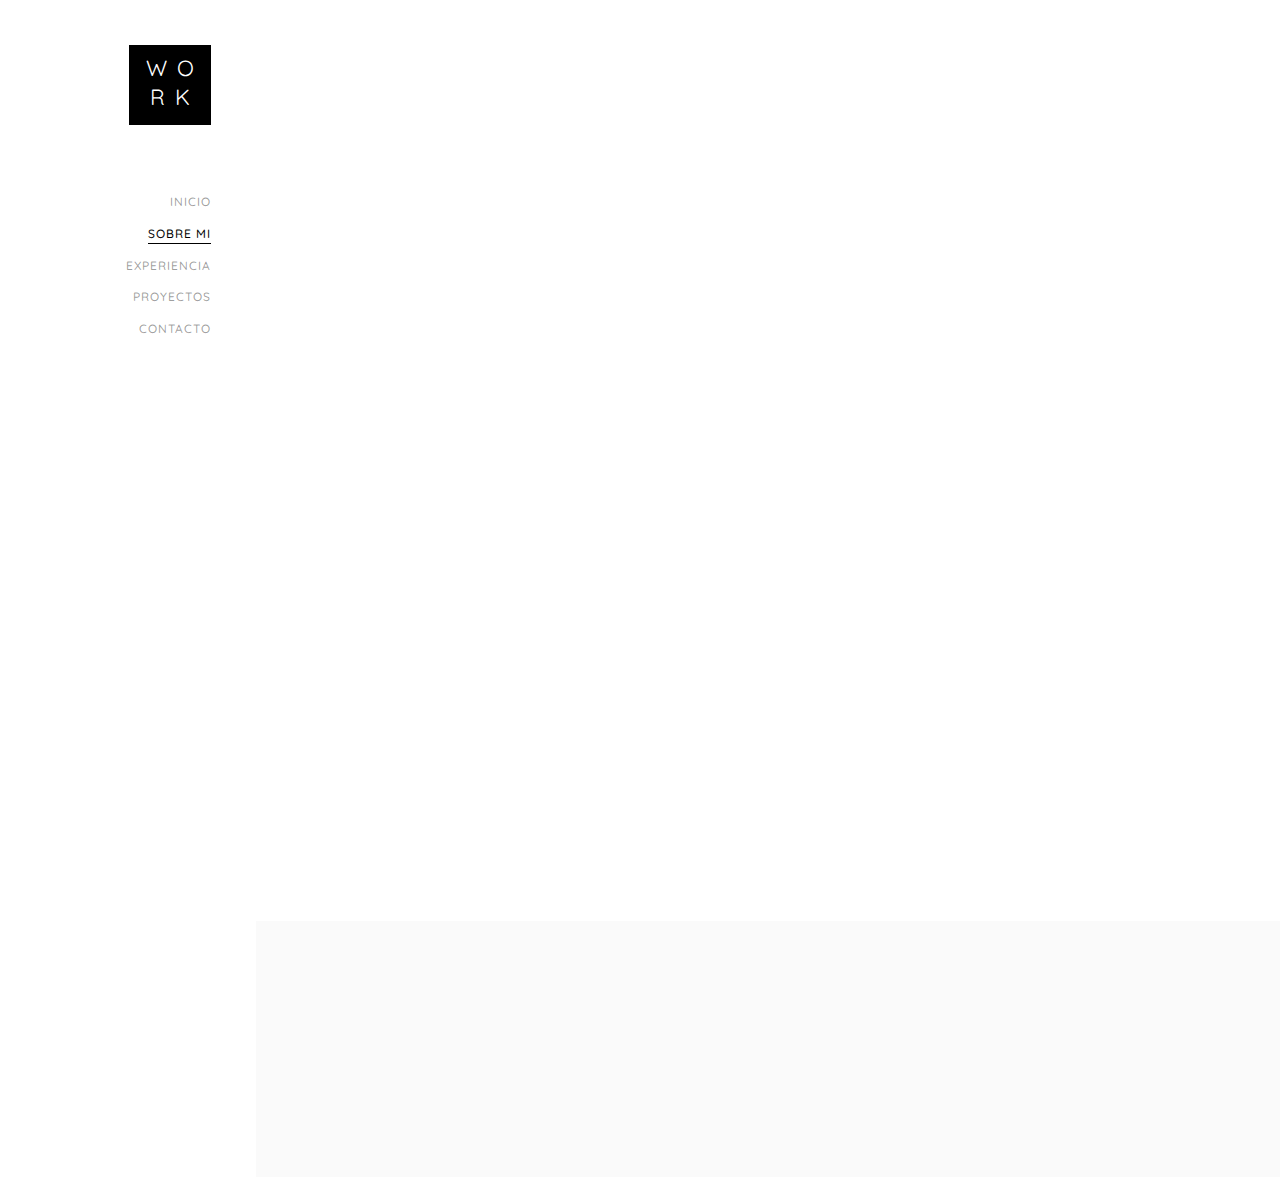
<file: about.html>
<!DOCTYPE HTML>
<html>
	<head>
	<meta charset="utf-8">
	<meta http-equiv="X-UA-Compatible" content="IE=edge">
	<title>Belén López Miranda</title>
	<meta name="viewport" content="width=device-width, initial-scale=1">
	<meta name="description" content="" />
	<meta name="keywords" content="" />
	<meta name="author" content="" />

  <!-- Facebook and Twitter integration -->
	<meta property="og:title" content=""/>
	<meta property="og:image" content=""/>
	<meta property="og:url" content=""/>
	<meta property="og:site_name" content=""/>
	<meta property="og:description" content=""/>
	<meta name="twitter:title" content="" />
	<meta name="twitter:image" content="" />
	<meta name="twitter:url" content="" />
	<meta name="twitter:card" content="" />

	<!-- Place favicon.ico and apple-touch-icon.png in the root directory -->
	<link rel="shortcut icon" href="favicon.ico">

	<link href="https://fonts.googleapis.com/css?family=Quicksand:300,400,500,700" rel="stylesheet">

	<!-- Animate.css -->
	<link rel="stylesheet" href="css/animate.css">
	<!-- Icomoon Icon Fonts-->
	<link rel="stylesheet" href="css/icomoon.css">
	<!-- Bootstrap  -->
	<link rel="stylesheet" href="css/bootstrap.css">
	<!-- Flexslider  -->
	<link rel="stylesheet" href="css/flexslider.css">
	<!-- Theme style  -->
	<link rel="stylesheet" href="css/style.css">

	<!-- Modernizr JS -->
	<script src="js/modernizr-2.6.2.min.js"></script>
	<!-- FOR IE9 below -->
	<!--[if lt IE 9]>
	<script src="js/respond.min.js"></script>
	<![endif]-->

	</head>
	<body>
	<div id="colorlib-page">
		<a href="#" class="js-colorlib-nav-toggle colorlib-nav-toggle"><i></i></a>
		<aside id="colorlib-aside" role="complementary" class="border js-fullheight">
			<h1 id="colorlib-logo"><a href="index.html"><span>Wo</span><span>rk</span></a></h1>
			<nav id="colorlib-main-menu" role="navigation">
				<ul>
					<li><a href="index.html">Inicio</a></li>
					<li class="colorlib-active"><a href="about.html">Sobre mi</a></li>
					<li><a href="services.html">Experiencia</a></li>
					<li><a href="blog.html">Proyectos</a></li>
					<li><a href="contact.html">Contacto</a></li>
				</ul>
			</nav>

		</aside>

		<div id="colorlib-main">
			<div class="colorlib-about">
				<div class="container-fluid">
					<div class="row">
						<div class="col-md-6">
							<div class="about-img animate-box" data-animate-effect="fadeInLeft" style="background-image: url(images/2.jpg);">
								<div class="about-img-2 animate-box" data-animate-effect="fadeInRight" style="background-image: url(images/yoB.JPG);"></div>
							</div>
						</div>

						<div class="col-md-6 animate-box" data-animate-effect="fadeInLeft">
								<div class="about-desc">
									<span class="heading-meta">BIENVENID0  &amp; INTRODUCCIÓN</span>
									<h3>Hola! Mi nombre es Belén!</h3>
									<p>Soy graduada en Ingeniería de Software y en septiembre del 2020 acabé mis estudios relativos al Master Universitario en Ingeniería Informática por la Universidad de la Coruña. </p>
								</div>
								<div class="fancy-collapse-panel">
									<div class="panel-group" id="accordion" role="tablist" aria-multiselectable="true">
										<div class="panel panel-default">
											<div class="panel-heading" role="tab" id="headingOne">
												<h4 class="panel-title">
													<a data-toggle="collapse" data-parent="#accordion" href="#collapseOne" aria-expanded="true" aria-controls="collapseOne">Por que elegirme?
													</a>
												</h4>
											</div>
											<div id="collapseOne" class="panel-collapse collapse in" role="tabpanel" aria-labelledby="headingOne">
												 <div class="panel-body">
													<div class="row">
														  <div class="col-md-6">
															  <p>Soy una ingeniera de software a la que le apasiona el diseño web, que siempre está buscando oportunidades para aprender y mejorar.
																  Trabajar con otros profesionales y seguir formándome gracias a cada uno de ellos.</p>
														  </div>
														  <div class="col-md-6">
															  <p>Me considero una persona alegre, con mentalidad positiva que sabe trabajar en equipos, a la que le entusiasma la maquetación, el diseño web y la implementación de interfaces.</p>
														  </div>
													  </div>
												 </div>
											</div>
										</div>
										<div class="panel panel-default">
											<div class="panel-heading" role="tab" id="headingTwo">
												<h4 class="panel-title">
													<a class="collapsed" data-toggle="collapse" data-parent="#accordion" href="#collapseTwo" aria-expanded="false" aria-controls="collapseTwo">Conoce mi trabajo
													</a>
												</h4>
											</div>
											<div id="collapseTwo" class="panel-collapse collapse" role="tabpanel" aria-labelledby="headingTwo">
												<div class="panel-body">
													<p>En esta página web (en el apartado de proyectos), podrás ver algunos de los trabajos que he realizado relativos a maquetación e implementación de interfaces web.</p>
												</div>
											</div>
										</div>
										<div class="panel panel-default">
											<div class="panel-heading" role="tab" id="headingThree">
												<h4 class="panel-title">
													<a class="collapsed" data-toggle="collapse" data-parent="#accordion" href="#collapseThree" aria-expanded="false" aria-controls="collapseThree">Aptitudes
													</a>
												</h4>
											</div>
											<div id="collapseThree" class="panel-collapse collapse" role="tabpanel" aria-labelledby="headingThree">
												<div class="panel-body">
													<p>Tengo conocimientos relativos a los aspectos mencionados a continuación:</p>
													<ul>
														<li><strong>Técnicas:</strong> Html5, Css3, Javascript, Java, Sql, Maven, Spring Framework, Bootstrap.</li>
														<li><strong>Sistemas Operativos:</strong> MacOS, Linux, Windows.</li>
														<li><strong>Herramientas:</strong> Git, Eclipse, Atom.</li>
														<li><strong>Herramientas de diseño:</strong> Sketch, inVision, Zeplin, Adobe XD.</li>
														<li><strong>Sistema de gestión de contenidos :</strong> WordPress.</li>
													</ul>


												</div>
											</div>
										</div>
										<div class="panel panel-default">
											<div class="panel-heading" role="tab" id="headingFour">
												<h4 class="panel-title">
													<a class="collapsed" data-toggle="collapse" data-parent="#accordion" href="#collapseFour" aria-expanded="false" aria-controls="collapseFour">Habilidades
													</a>
												</h4>
											</div>
											<div id="collapseFour" class="panel-collapse collapse" role="tabpanel" aria-labelledby="headingFour">
												<div class="panel-body">
													<p>Habiliades:</p>
													<ul>
														<li> Buena planificación y desempeño de diferentes roles dentro de un equipo de trabajo.</li>
														<li> Métodos ágiles de desarrollo de Software, más concretamente Scrum.</li>
														<li>Conocimientos en conceptos de Ingeniería Software. Almacenamiento web y bases de datos.</li>
														<li>Desarrolladora de aplicaciones fullstack.</li>
														<li>Arquitectura de aplicaciones web.</li>
														<li>Comunicación, liderazgo y trabajo en equipo.</li>
														<li>Maquetación e implementación de interfaces web y móviles responsive.</li>
													</ul>
												</div>
											</div>
										</div>
									</div>
								</div>
							</div>
					</div>
				</div>
			</div>



			<div id="get-in-touch" class="colorlib-bg-color">
					<div class="colorlib-narrow-content">
						<div class="row">
							<div class="col-md-6 animate-box" data-animate-effect="fadeInLeft">
								<h2> Ponte en contacto!</h2>
							</div>
						</div>
						<div class="row">
							<div class="col-md-6 col-md-offset-3 col-md-pull-3 animate-box" data-animate-effect="fadeInLeft">
								<p class="colorlib-lead">Estoy deseando tener noticias vuestras</p>
								<p><a href="contact.html" class="btn btn-primary btn-learn">Conocer más</a></p>
							</div>

						</div>
					</div>
				</div>
		</div>
	</div>

	<!-- jQuery -->
	<script src="js/jquery.min.js"></script>
	<!-- jQuery Easing -->
	<script src="js/jquery.easing.1.3.js"></script>
	<!-- Bootstrap -->
	<script src="js/bootstrap.min.js"></script>
	<!-- Waypoints -->
	<script src="js/jquery.waypoints.min.js"></script>
	<!-- Flexslider -->
	<script src="js/jquery.flexslider-min.js"></script>
	<!-- Sticky Kit -->
	<script src="js/sticky-kit.min.js"></script>


	<!-- MAIN JS -->
	<script src="js/main.js"></script>

	</body>
</html>
</file>
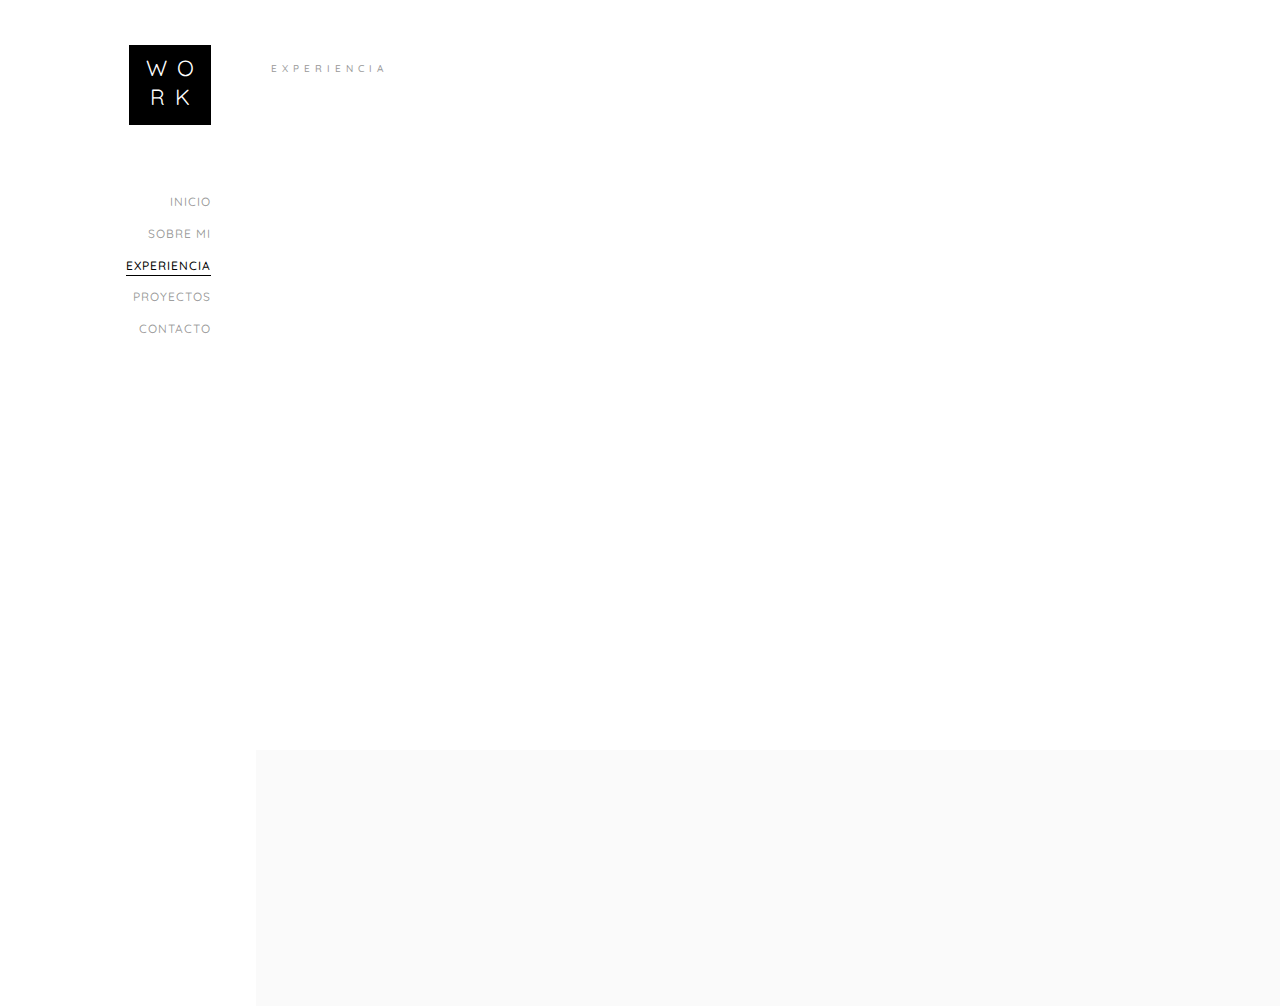
<file: services.html>
<!DOCTYPE HTML>
<html>
	<head>
	<meta charset="utf-8">
	<meta http-equiv="X-UA-Compatible" content="IE=edge">
	<title>Belén López Miranda</title>
	<meta name="viewport" content="width=device-width, initial-scale=1">
	<meta name="description" content="" />
	<meta name="keywords" content="" />
	<meta name="author" content="" />

  <!-- Facebook and Twitter integration -->
	<meta property="og:title" content=""/>
	<meta property="og:image" content=""/>
	<meta property="og:url" content=""/>
	<meta property="og:site_name" content=""/>
	<meta property="og:description" content=""/>
	<meta name="twitter:title" content="" />
	<meta name="twitter:image" content="" />
	<meta name="twitter:url" content="" />
	<meta name="twitter:card" content="" />

	<!-- Place favicon.ico and apple-touch-icon.png in the root directory -->
	<link rel="shortcut icon" href="favicon.ico">

	<link href="https://fonts.googleapis.com/css?family=Quicksand:300,400,500,700" rel="stylesheet">

	<!-- Animate.css -->
	<link rel="stylesheet" href="css/animate.css">
	<!-- Icomoon Icon Fonts-->
	<link rel="stylesheet" href="css/icomoon.css">
	<!-- Bootstrap  -->
	<link rel="stylesheet" href="css/bootstrap.css">
	<!-- Flexslider  -->
	<link rel="stylesheet" href="css/flexslider.css">
	<!-- Theme style  -->
	<link rel="stylesheet" href="css/style.css">

	<!-- Modernizr JS -->
	<script src="js/modernizr-2.6.2.min.js"></script>
	<!-- FOR IE9 below -->
	<!--[if lt IE 9]>
	<script src="js/respond.min.js"></script>
	<![endif]-->

	</head>
	<body>
	<div id="colorlib-page">
		<a href="#" class="js-colorlib-nav-toggle colorlib-nav-toggle"><i></i></a>
		<aside id="colorlib-aside" role="complementary" class="border js-fullheight">
			<h1 id="colorlib-logo"><a href="index.html"><span>Wo</span><span>rk</span></a></h1>
			<nav id="colorlib-main-menu" role="navigation">
				<ul>
						<li><a href="index.html">Inicio</a></li>
					<li><a href="about.html">Sobre mi</a></li>
					<li class="colorlib-active"><a href="services.html">Experiencia</a></li>
					<li><a href="blog.html">Proyectos</a></li>
					<li><a href="contact.html">Contacto</a></li>
					</ul>
			</nav>

		</aside>

		<div id="colorlib-main">
			<div class="colorlib-services">
				<div class="container-fluid">
					<div class="row">
						<div class="col-md-6 col-md-offset-3 col-md-pull-3">
							<span class="heading-meta">Experiencia</span>
							<h2 class="colorlib-heading animate-box" data-animate-effect="fadeInLeft">Estos son algunos de mis conocimientos</h2>
						</div>
					</div>
					<div class="row">
						<div class="col-md-6">
							<div class="colorlib-feature animate-box" data-animate-effect="fadeInLeft">
								<div class="colorlib-icon">
									<i class="icon-pen2"></i>
								</div>
								<div class="colorlib-text">
									<h3>Diseño Web</h3>
									<p>Planificación, diseño, implementación y mantenimiento de sitios web.</p>
								</div>
							</div>


							<div class="colorlib-feature animate-box" data-animate-effect="fadeInLeft">
									<div class="colorlib-icon">
										<i class="icon-paperplane"></i>
									</div>
									<div class="colorlib-text">
										<h3>Desarrollo Web</h3>
										<p>Creación de sitios web para Internet mediante el uso de tecnologías de software que involucran
											procesos de base de datos
											con el uso de un navegador web a fin de realizar determinadas tareas o mostrar información.</p>
									</div>
							</div>

						</div>
						<div class="col-md-6">
							<!-- <div class="colorlib-feature animate-box" data-animate-effect="fadeInLeft">
										<div class="colorlib-icon">
											<i class="icon-tag"></i>
										</div>
										<div class="colorlib-text">
												<h3>User Interface</h3>
												<p>Creación de interfaz simples e intuituvas siguiendo las pautas de UI.</p>
										</div>
									</div>

									<div class="colorlib-feature animate-box" data-animate-effect="fadeInLeft">
										<div class="colorlib-icon">
											<i class="icon-device-desktop"></i>
										</div>
										<div class="colorlib-text">
											<h3>User Interface</h3>
											<p>Creación de interfaz simples e intuituvas siguiendo las pautas de UI.</p>
										</div>
									</div> -->

									<div class="colorlib-feature animate-box" data-animate-effect="fadeInLeft">
											<div class="colorlib-icon">
												<i class="icon-help"></i>
											</div>
											<div class="colorlib-text">
												<h3>Experiencia de Usuario</h3>
												<p>Creación de interfaz atractivas para una gran cantidad de personas siguiendo las pautas de usabilidad y accesibilidad.</p>
											</div>
										</div>
										<div class="colorlib-feature animate-box" data-animate-effect="fadeInLeft">
												<div class="colorlib-icon">
													<i class="icon-search3"></i>
												</div>
												<div class="colorlib-text">
														<h3>Interfaces de Usuario</h3>
														<p>Creación de interfaz simples e intuituvas siguiendo las pautas de UI.</p>
												</div>
											</div>
						</div>
					</div>
				</div>
			</div>

			<div id="get-in-touch" class="colorlib-bg-color">
					<div class="colorlib-narrow-content">
						<div class="row">
							<div class="col-md-6 animate-box" data-animate-effect="fadeInLeft">
								<h2> Ponte en contacto!</h2>
							</div>
						</div>
						<div class="row">
							<div class="col-md-6 col-md-offset-3 col-md-pull-3 animate-box" data-animate-effect="fadeInLeft">
								<p class="colorlib-lead">Estoy deseando tener noticias vuestras</p>
								<p><a href="contact.html" class="btn btn-primary btn-learn">Conocer más</a></p>
							</div>

						</div>
					</div>
				</div>
		</div>
	</div>

	<!-- jQuery -->
	<script src="js/jquery.min.js"></script>
	<!-- jQuery Easing -->
	<script src="js/jquery.easing.1.3.js"></script>
	<!-- Bootstrap -->
	<script src="js/bootstrap.min.js"></script>
	<!-- Waypoints -->
	<script src="js/jquery.waypoints.min.js"></script>
	<!-- Flexslider -->
	<script src="js/jquery.flexslider-min.js"></script>
	<!-- Sticky Kit -->
	<script src="js/sticky-kit.min.js"></script>


	<!-- MAIN JS -->
	<script src="js/main.js"></script>

	</body>
</html>
</file>
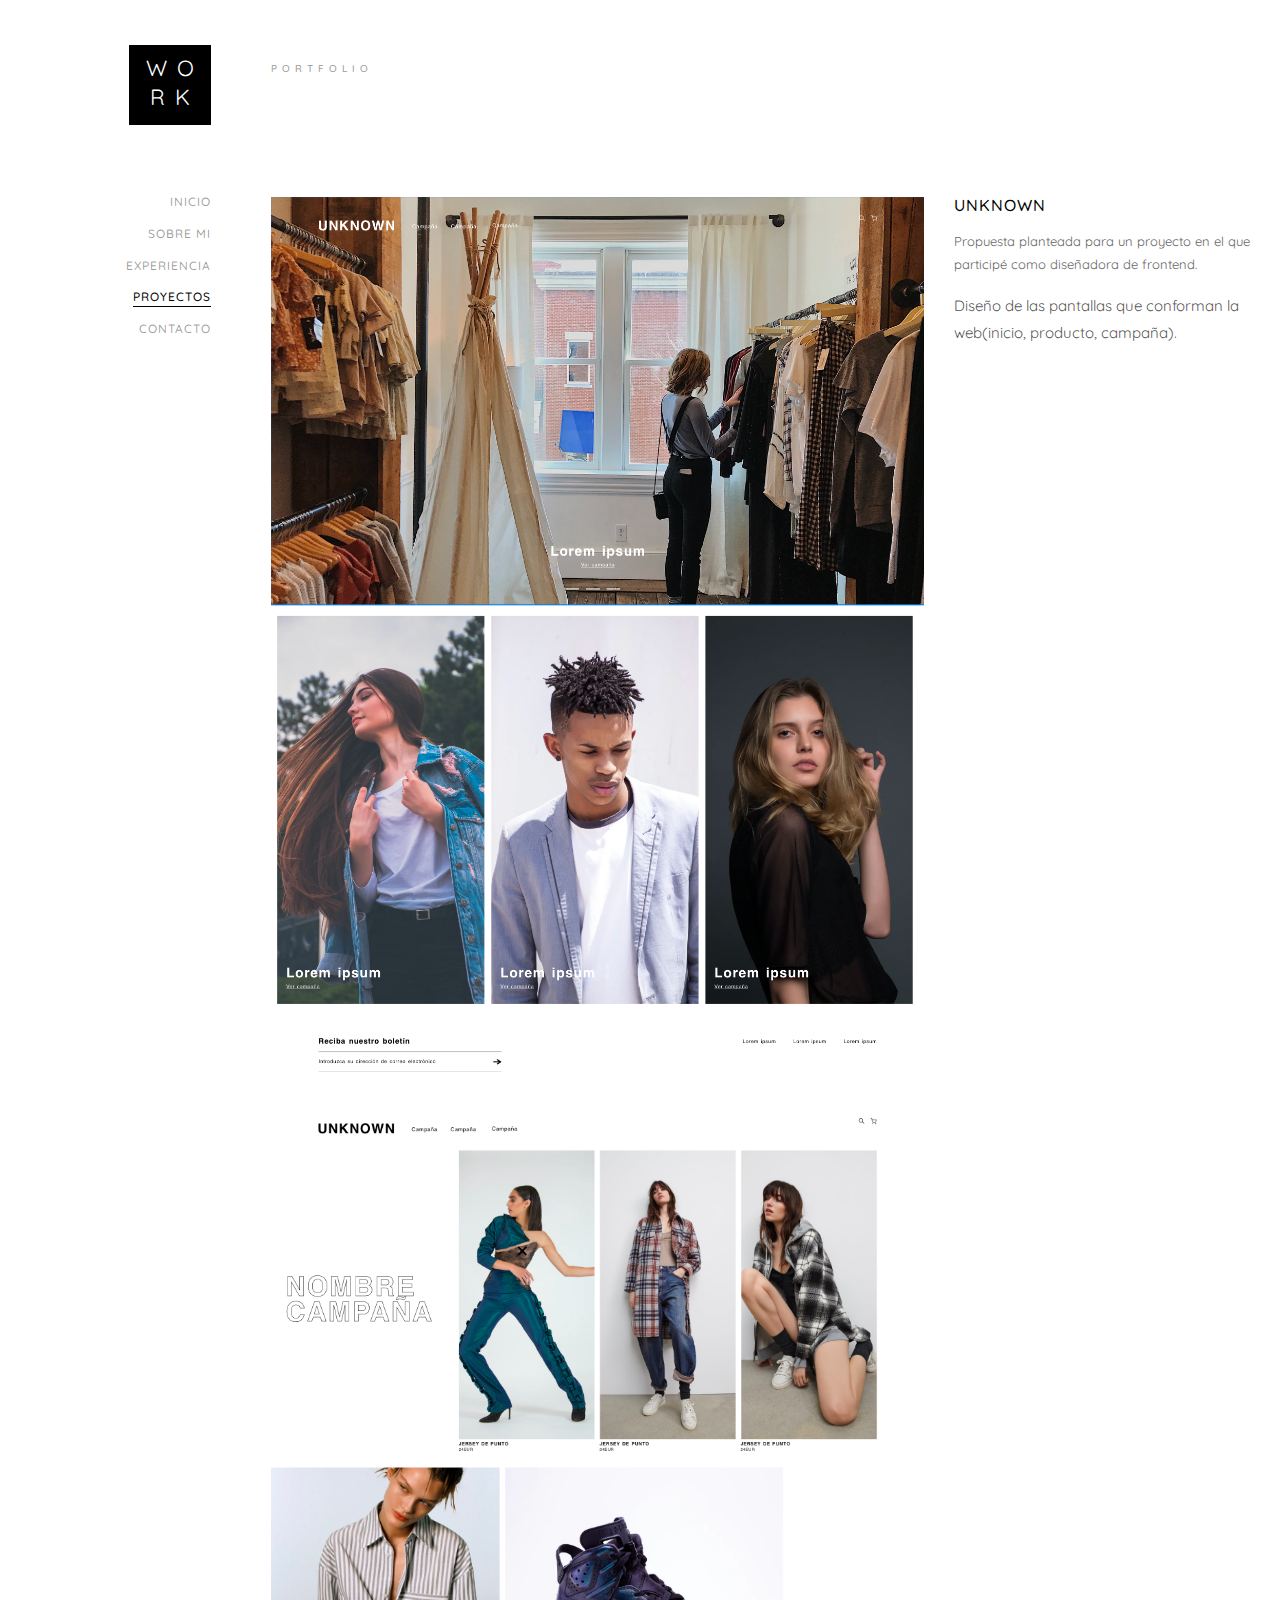
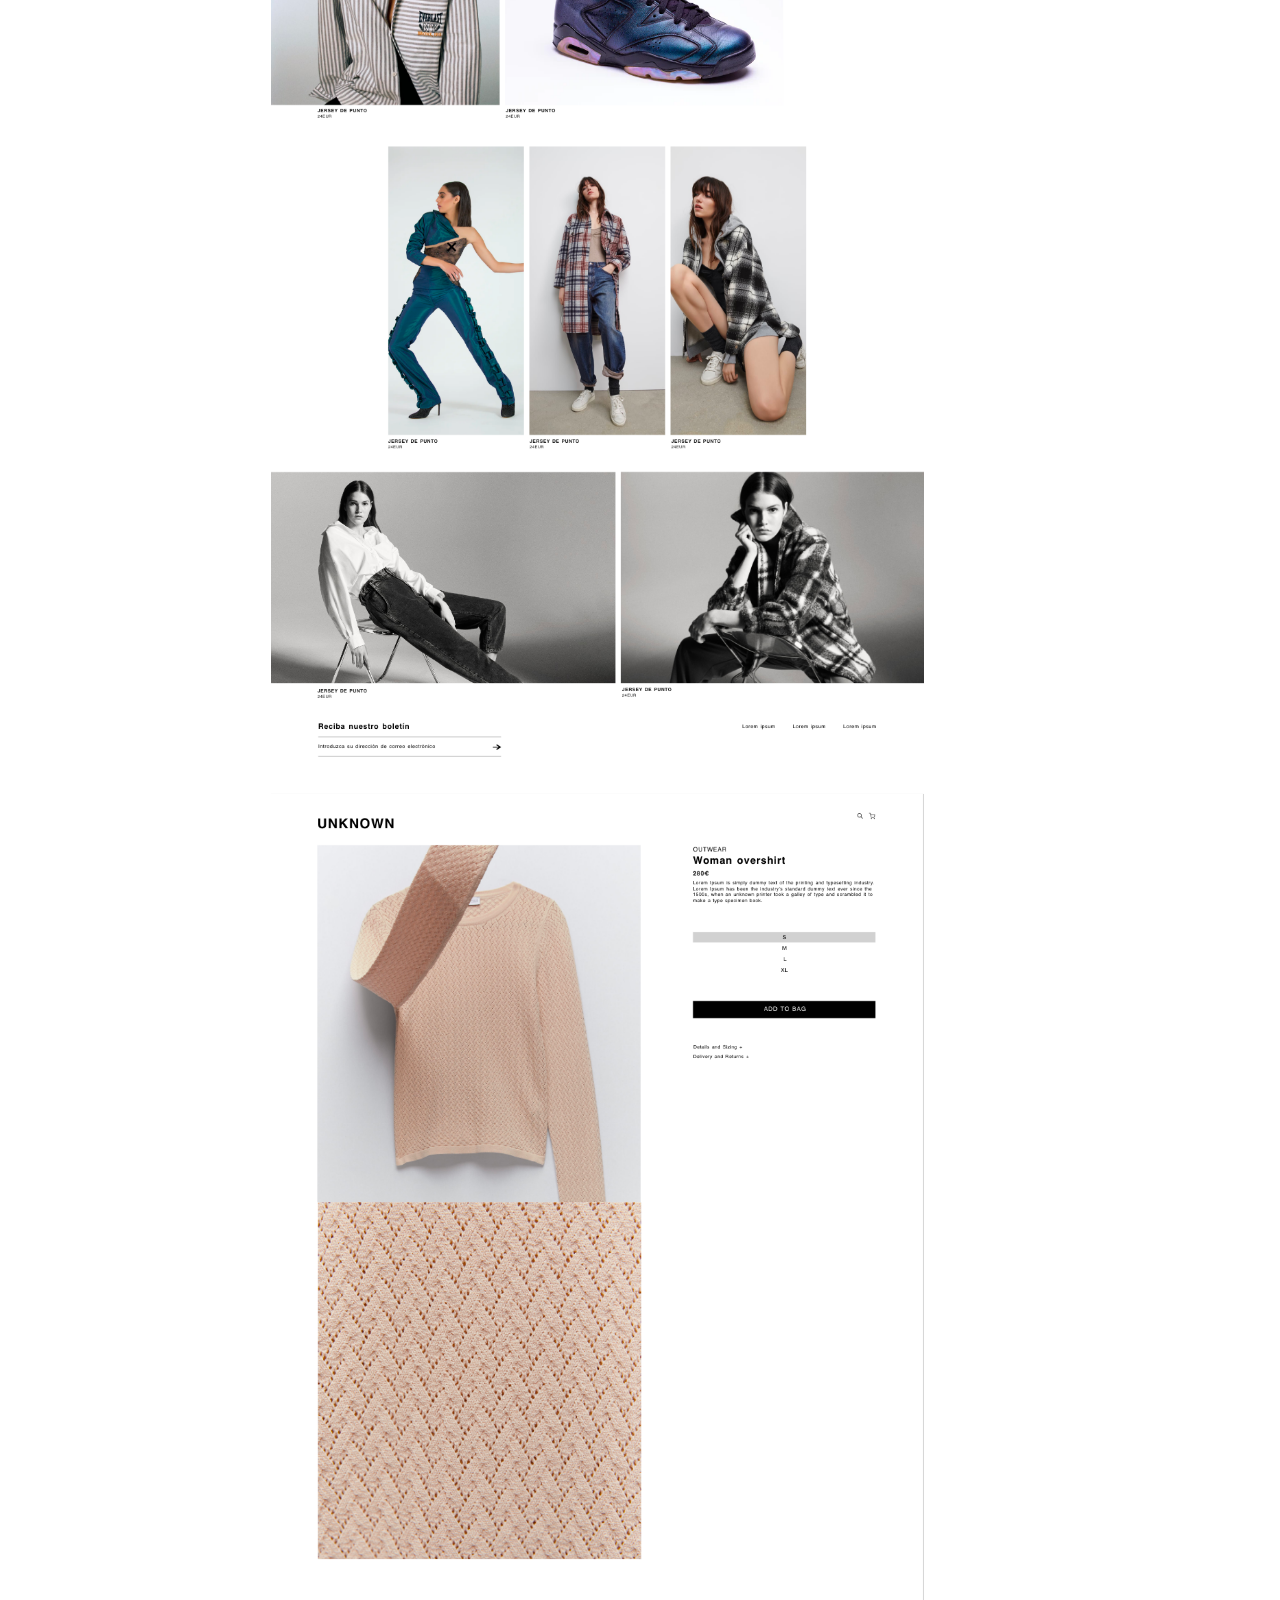
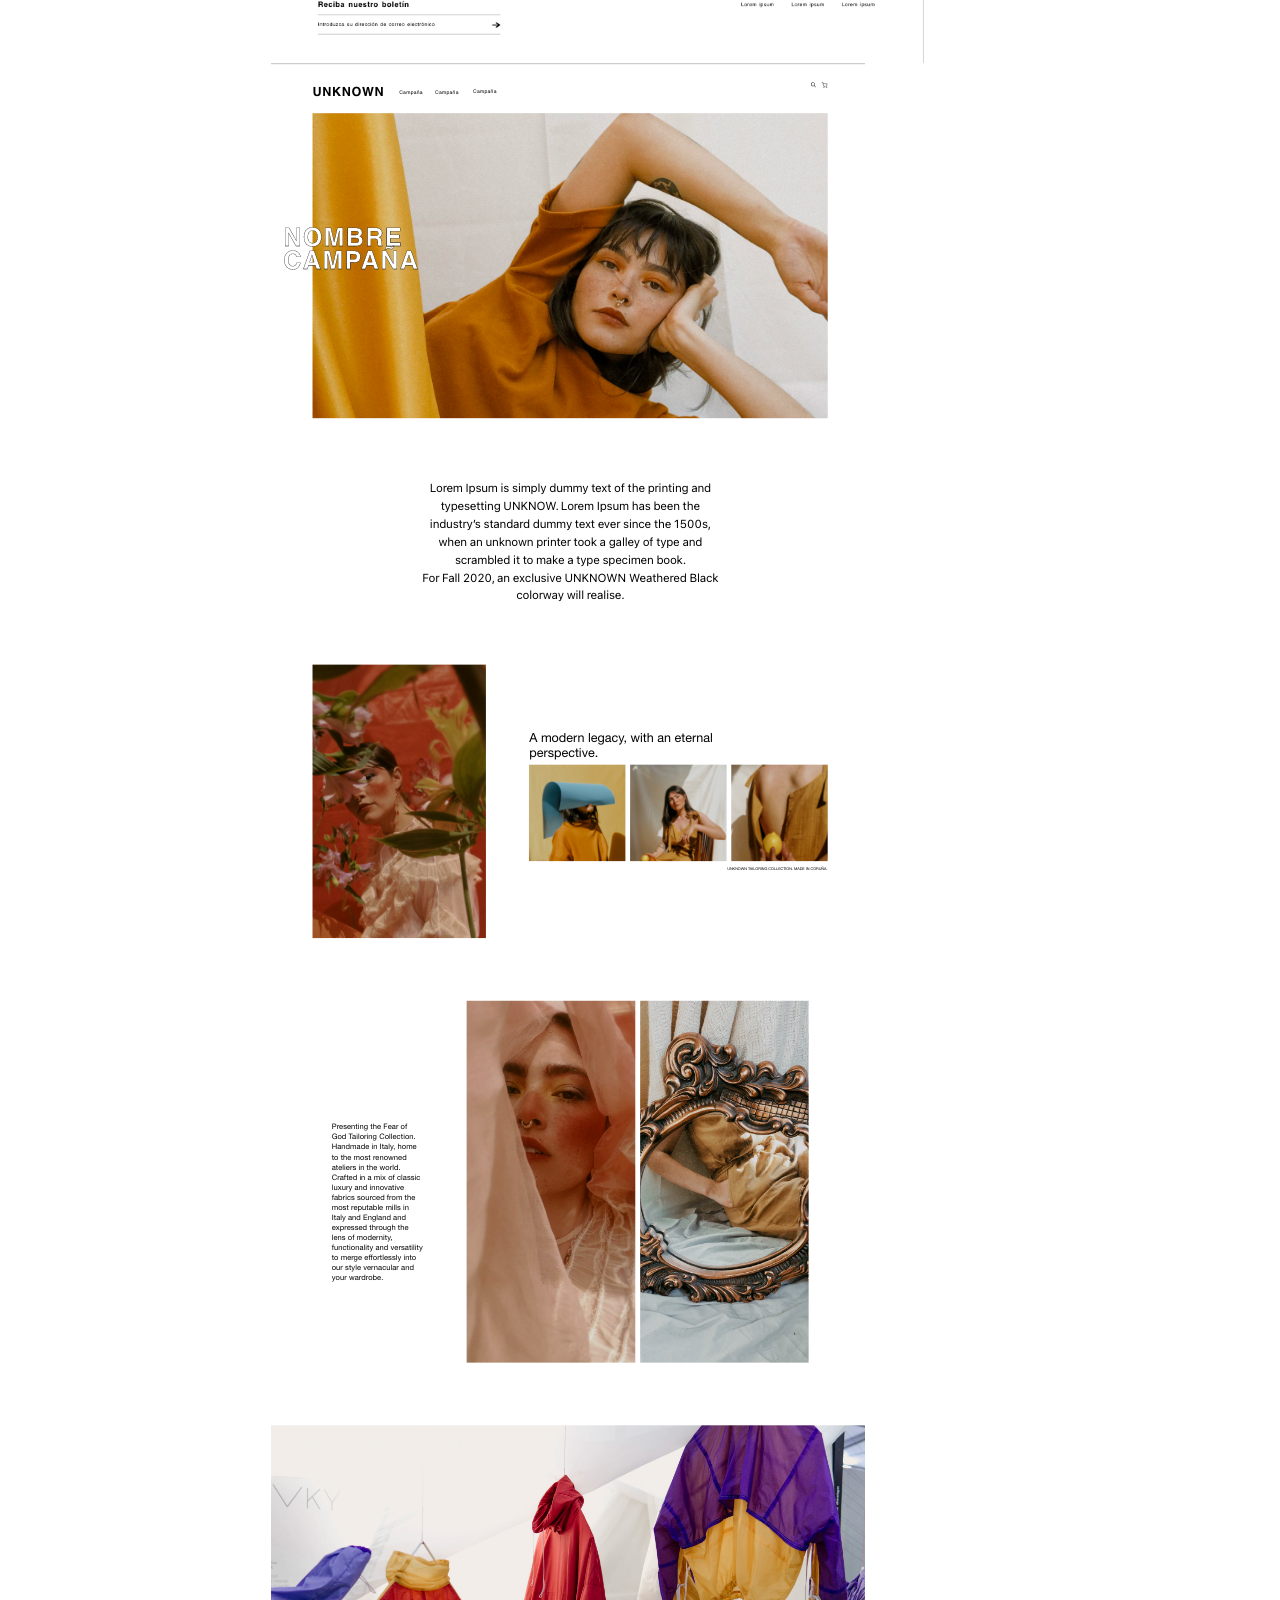
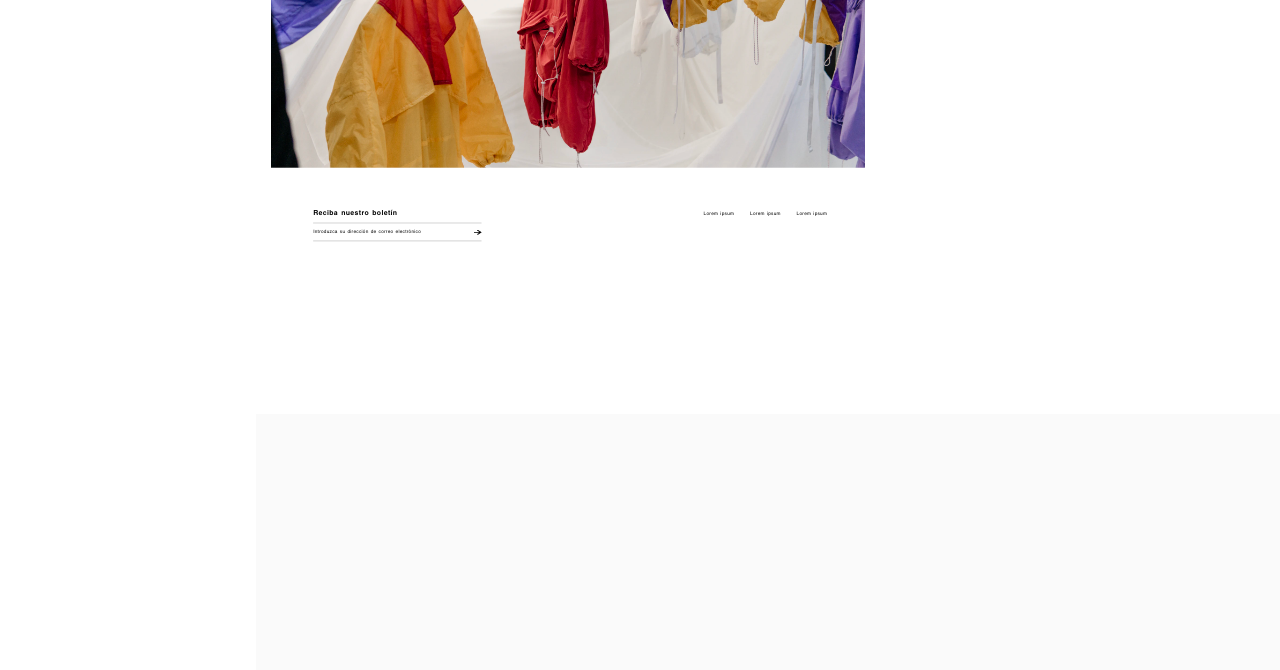
<file: work-single-unknown.html>
<!DOCTYPE HTML>
<html>

<head>
	<meta charset="utf-8">
	<meta http-equiv="X-UA-Compatible" content="IE=edge">
	<title>Belén López Miranda</title>
	<meta name="viewport" content="width=device-width, initial-scale=1">
	<meta name="description" content="" />
	<meta name="keywords" content="" />
	<meta name="author" content="" />

	<!-- Facebook and Twitter integration -->
	<meta property="og:title" content="" />
	<meta property="og:image" content="" />
	<meta property="og:url" content="" />
	<meta property="og:site_name" content="" />
	<meta property="og:description" content="" />
	<meta name="twitter:title" content="" />
	<meta name="twitter:image" content="" />
	<meta name="twitter:url" content="" />
	<meta name="twitter:card" content="" />

	<!-- Place favicon.ico and apple-touch-icon.png in the root directory -->
	<link rel="shortcut icon" href="favicon.ico">

	<link href="https://fonts.googleapis.com/css?family=Quicksand:300,400,500,700" rel="stylesheet">

	<!-- Animate.css -->
	<link rel="stylesheet" href="css/animate.css">
	<!-- Icomoon Icon Fonts-->
	<link rel="stylesheet" href="css/icomoon.css">
	<!-- Bootstrap  -->
	<link rel="stylesheet" href="css/bootstrap.css">
	<!-- Flexslider  -->
	<link rel="stylesheet" href="css/flexslider.css">
	<!-- Theme style  -->
	<link rel="stylesheet" href="css/style.css">

	<!-- Modernizr JS -->
	<script src="js/modernizr-2.6.2.min.js"></script>
	<!-- FOR IE9 below -->
	<!--[if lt IE 9]>
	<script src="js/respond.min.js"></script>
	<![endif]-->

</head>

<body>
	<div id="colorlib-page">
		<a href="#" class="js-colorlib-nav-toggle colorlib-nav-toggle"><i></i></a>
		<aside id="colorlib-aside" role="complementary" class="border js-fullheight">
			<h1 id="colorlib-logo"><a href="index.html"><span>Wo</span><span>rk</span></a></h1>
			<nav id="colorlib-main-menu" role="navigation">
				<ul>
					<li><a href="index.html">Inicio</a></li>
					<li><a href="index.html#about">Sobre mi</a></li>
					<li><a href="index.html#experiencia">Experiencia</a></li>
					<li class="colorlib-active"><a href="index.html#proyectos">Proyectos</a>
					</li>
					<li><a href="contact.html">Contacto</a></li>
				</ul>
			</nav>

		</aside>

		<div id="colorlib-main">

			<div class="colorlib-work">
				<div class="container-fluid">
					<div class="row">
						<div class="col-md-6 col-md-offset-3 col-md-pull-3">
							<span class="heading-meta">Portfolio</span>
							<h2 class="colorlib-heading animate-box" data-animate-effect="fadeInLeft">Unknown</h2>
						</div>
					</div>
					<div class="row">
						<div class="col-md-8 image-content">
							<img class="img-responsive" src="images/u1.png" alt="unknown">
							<img class="img-responsive" src="images/u2.png" alt="unknown">
							<img class="img-responsive" src="images/u3.png" alt="unknown">
							<img class="img-responsive" src="images/u4.png" alt="unknown">
						</div>


						<div class="col-md-4 sticky-parent">
							<div id="sticky_item">
								<div class="project-desc">
									<h2>Unknown</h2>
									<span>Propuesta planteada para un proyecto en el que participé como diseñadora de
										frontend.</span>
									<p>Diseño de las pantallas que conforman la web(inicio, producto, campaña).</p>
									<!-- <p class="icon">
										<span><a href="#"><i class="icon-share3"></i></a></span>
										<span><a href="#"><i class="icon-eye"></i> 100</a></span>
										<span><a href="#"><i class="icon-heart"></i> 49</a></span>
									</p>
									<p><a href="#" class="btn btn-primary">Live Preview</a> or <a href="#" class="btn-download">Download</a></p> -->
								</div>
							</div>
						</div>
					</div>
				</div>
			</div>

			<div id="get-in-touch" class="colorlib-bg-color">
				<div class="colorlib-narrow-content">
					<div class="row">
						<div class="col-md-6 animate-box" data-animate-effect="fadeInLeft">
							<h2> Ponte en contacto!</h2>
						</div>
					</div>
					<div class="row">
						<div class="col-md-6 col-md-offset-3 col-md-pull-3 animate-box"
							data-animate-effect="fadeInLeft">
							<p class="colorlib-lead">Estoy deseando tener noticias vuestras</p>
							<p><a href="contact.html" class="btn btn-primary btn-learn">Conocer más</a></p>
						</div>

					</div>
				</div>
			</div>
		</div>
	</div>

	<!-- jQuery -->
	<script src="js/jquery.min.js"></script>
	<!-- jQuery Easing -->
	<script src="js/jquery.easing.1.3.js"></script>
	<!-- Bootstrap -->
	<script src="js/bootstrap.min.js"></script>
	<!-- Waypoints -->
	<script src="js/jquery.waypoints.min.js"></script>
	<!-- Flexslider -->
	<script src="js/jquery.flexslider-min.js"></script>
	<!-- Sticky Kit -->
	<script src="js/sticky-kit.min.js"></script>


	<!-- MAIN JS -->
	<script src="js/main.js"></script>

</body>

</html>
</file>
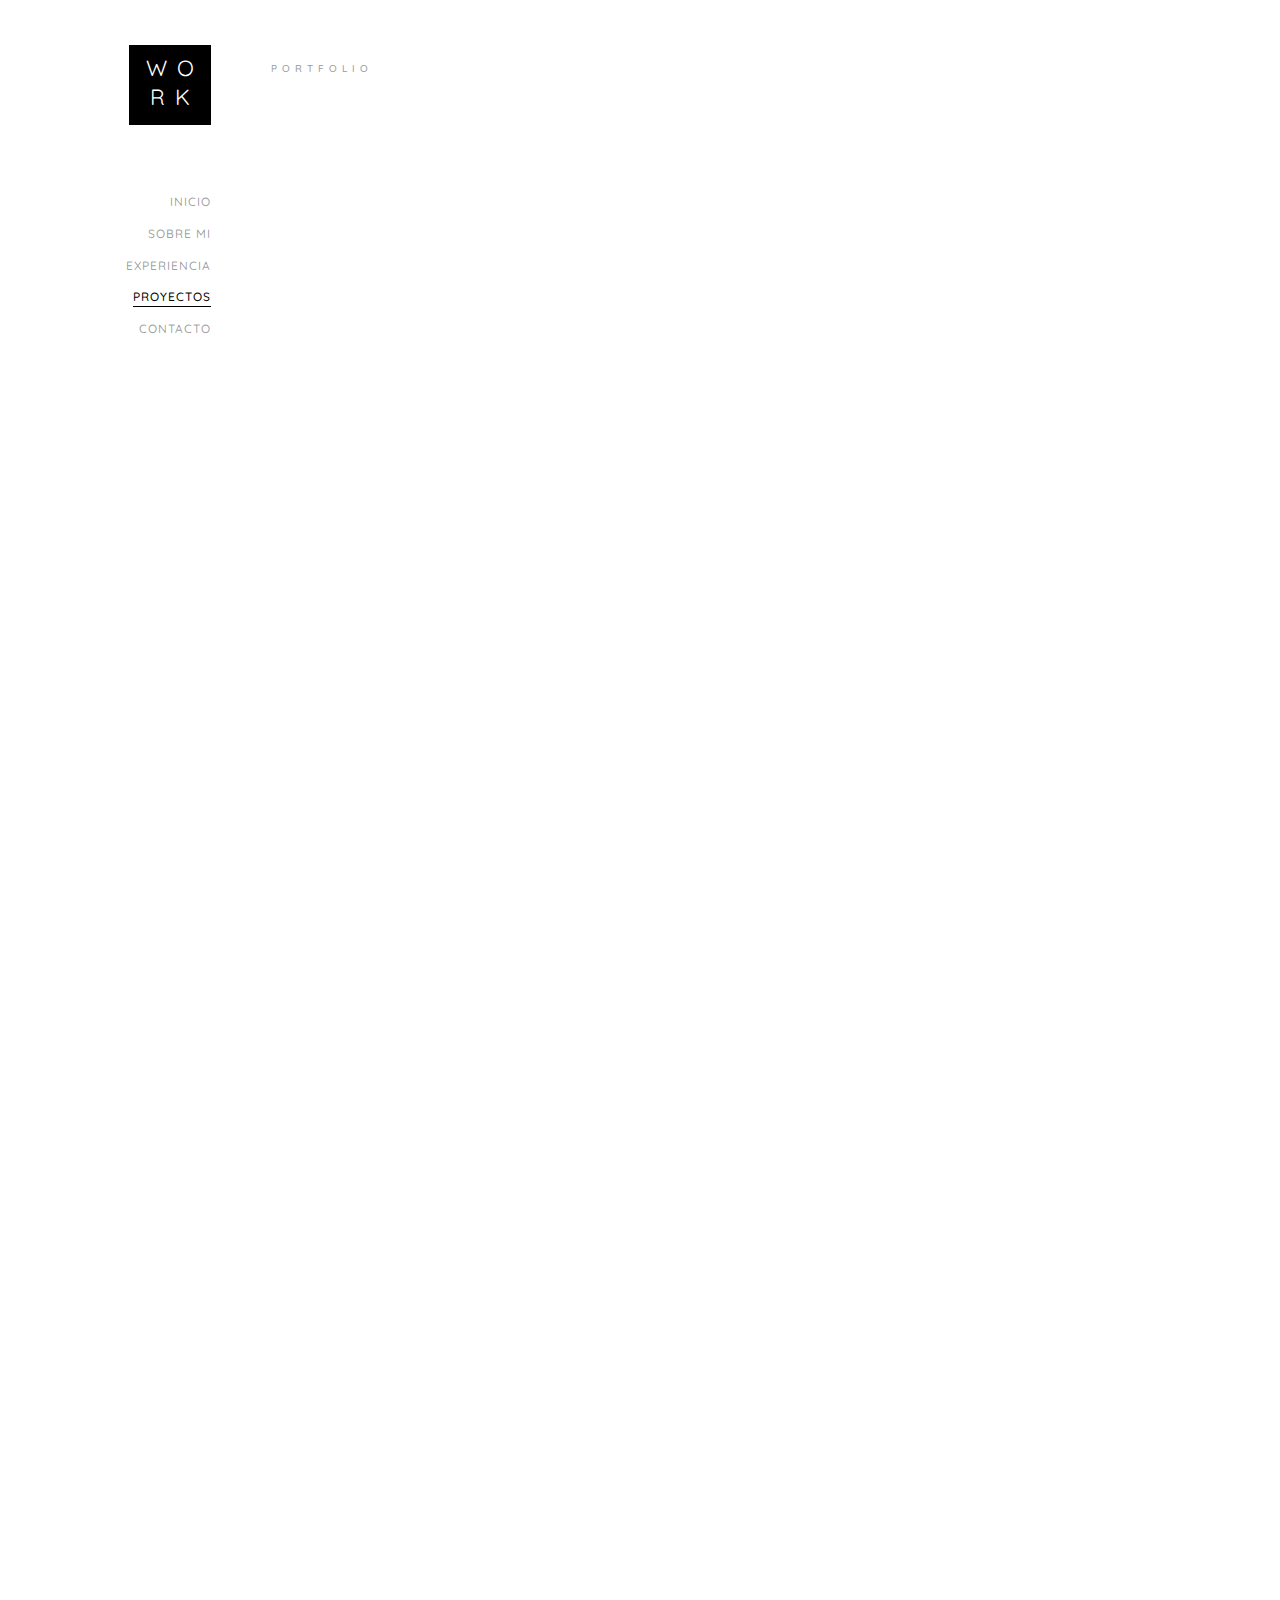
<file: work.html>
<!DOCTYPE HTML>
<html>
	<head>
	<meta charset="utf-8">
	<meta http-equiv="X-UA-Compatible" content="IE=edge">
	<title>Belén López Miranda</title>
	<meta name="viewport" content="width=device-width, initial-scale=1">
	<meta name="description" content="" />
	<meta name="keywords" content="" />
	<meta name="author" content="" />

  <!-- Facebook and Twitter integration -->
	<meta property="og:title" content=""/>
	<meta property="og:image" content=""/>
	<meta property="og:url" content=""/>
	<meta property="og:site_name" content=""/>
	<meta property="og:description" content=""/>
	<meta name="twitter:title" content="" />
	<meta name="twitter:image" content="" />
	<meta name="twitter:url" content="" />
	<meta name="twitter:card" content="" />

	<!-- Place favicon.ico and apple-touch-icon.png in the root directory -->
	<link rel="shortcut icon" href="favicon.ico">

	<link href="https://fonts.googleapis.com/css?family=Quicksand:300,400,500,700" rel="stylesheet">
	
	<!-- Animate.css -->
	<link rel="stylesheet" href="css/animate.css">
	<!-- Icomoon Icon Fonts-->
	<link rel="stylesheet" href="css/icomoon.css">
	<!-- Bootstrap  -->
	<link rel="stylesheet" href="css/bootstrap.css">
	<!-- Flexslider  -->
	<link rel="stylesheet" href="css/flexslider.css">
	<!-- Theme style  -->
	<link rel="stylesheet" href="css/style.css">

	<!-- Modernizr JS -->
	<script src="js/modernizr-2.6.2.min.js"></script>
	<!-- FOR IE9 below -->
	<!--[if lt IE 9]>
	<script src="js/respond.min.js"></script>
	<![endif]-->

	</head>
	<body>
	<div id="colorlib-page">
		<a href="#" class="js-colorlib-nav-toggle colorlib-nav-toggle"><i></i></a>
		<aside id="colorlib-aside" role="complementary" class="border js-fullheight">
			<h1 id="colorlib-logo"><a href="index.html"><span>Wo</span><span>rk</span></a></h1>
			<nav id="colorlib-main-menu" role="navigation">
				<ul>
					<li><a href="index.html">Inicio</a></li>
					<li><a href="about.html">Sobre mi</a></li>
					<li><a href="services.html">Experiencia</a></li>
					<li class="colorlib-active"><a href="blog.html">Proyectos</a></li>
					<li><a href="contact.html">Contacto</a></li>
				</ul>
			</nav>

		</aside>

		<div id="colorlib-main">

			<div class="colorlib-work">
				<div class="container-fluid">
					<div class="row">
						<div class="col-md-6 col-md-offset-3 col-md-pull-3">
							<span class="heading-meta">Portfolio</span>
							<h2 class="colorlib-heading animate-box" data-animate-effect="fadeInLeft">My Work</h2>
						</div>
					</div>
					<div class="row">
						<div class="col-md-6 animate-box" data-animate-effect="fadeInLeft">
							<div class="project" style="background-image: url(images/work-1.jpg);">
								<div class="desc">
									<div class="con">
										<h3><a href="work-single.html">Work 01</a></h3>
										<span>Branding, Ilustration</span>
										<p class="icon">
											<span><a href="#"><i class="icon-share3"></i></a></span>
											<span><a href="#"><i class="icon-eye"></i> 100</a></span>
											<span><a href="#"><i class="icon-heart"></i> 49</a></span>
										</p>
									</div>
								</div>
							</div>
						</div>
						<div class="col-md-6 animate-box" data-animate-effect="fadeInLeft">
							<div class="project" style="background-image: url(images/work-2.jpg);">
								<div class="desc">
									<div class="con">
										<h3><a href="work-single.html">Work 02</a></h3>
										<span>Logo, Web, Branding</span>
										<p class="icon">
											<span><a href="#"><i class="icon-share3"></i></a></span>
											<span><a href="#"><i class="icon-eye"></i> 100</a></span>
											<span><a href="#"><i class="icon-heart"></i> 49</a></span>
										</p>
									</div>
								</div>
							</div>
						</div>
						<div class="col-md-6 animate-box" data-animate-effect="fadeInLeft">
							<div class="project" style="background-image: url(images/work-3.jpg);">
								<div class="desc">
									<div class="con">
										<h3><a href="work-single.html">Work 03</a></h3>
										<span>Illustration, Logo</span>
										<p class="icon">
											<span><a href="#"><i class="icon-share3"></i></a></span>
											<span><a href="#"><i class="icon-eye"></i> 100</a></span>
											<span><a href="#"><i class="icon-heart"></i> 49</a></span>
										</p>
									</div>
								</div>
							</div>
						</div>
						<div class="col-md-6 animate-box" data-animate-effect="fadeInLeft">
							<div class="project" style="background-image: url(images/work-4.jpg);">
								<div class="desc">
									<div class="con">
										<h3><a href="work-single.html">Work 04</a></h3>
										<span>Web, Logo, Branding</span>
										<p class="icon">
											<span><a href="#"><i class="icon-share3"></i></a></span>
											<span><a href="#"><i class="icon-eye"></i> 100</a></span>
											<span><a href="#"><i class="icon-heart"></i> 49</a></span>
										</p>
									</div>
								</div>
							</div>
						</div>
						<div class="col-md-6 animate-box" data-animate-effect="fadeInLeft">
							<div class="project" style="background-image: url(images/work-5.jpg);">
								<div class="desc">
									<div class="con">
										<h3><a href="work-single.html">Work 05</a></h3>
										<span>Illustration, Logo</span>
										<p class="icon">
											<span><a href="#"><i class="icon-share3"></i></a></span>
											<span><a href="#"><i class="icon-eye"></i> 100</a></span>
											<span><a href="#"><i class="icon-heart"></i> 49</a></span>
										</p>
									</div>
								</div>
							</div>
						</div>
						<div class="col-md-6 animate-box" data-animate-effect="fadeInLeft">
							<div class="project" style="background-image: url(images/work-6.jpg);">
								<div class="desc">
									<div class="con">
										<h3><a href="work-single.html">Work 06</a></h3>
										<span>Web, Logo, Branding</span>
										<p class="icon">
											<span><a href="#"><i class="icon-share3"></i></a></span>
											<span><a href="#"><i class="icon-eye"></i> 100</a></span>
											<span><a href="#"><i class="icon-heart"></i> 49</a></span>
										</p>
									</div>
								</div>
							</div>
						</div>
						<div class="col-md-6 animate-box" data-animate-effect="fadeInLeft">
							<div class="project" style="background-image: url(images/work-7.jpg);">
								<div class="desc">
									<div class="con">
										<h3><a href="work-single.html">Work 07</a></h3>
										<span>Illustration, Logo</span>
										<p class="icon">
											<span><a href="#"><i class="icon-share3"></i></a></span>
											<span><a href="#"><i class="icon-eye"></i> 100</a></span>
											<span><a href="#"><i class="icon-heart"></i> 49</a></span>
										</p>
									</div>
								</div>
							</div>
						</div>
						<div class="col-md-6 animate-box" data-animate-effect="fadeInLeft">
							<div class="project" style="background-image: url(images/work-8.jpg);">
								<div class="desc">
									<div class="con">
										<h3><a href="work-single.html">Work 08</a></h3>
										<span>Web, Logo, Branding</span>
										<p class="icon">
											<span><a href="#"><i class="icon-share3"></i></a></span>
											<span><a href="#"><i class="icon-eye"></i> 100</a></span>
											<span><a href="#"><i class="icon-heart"></i> 49</a></span>
										</p>
									</div>
								</div>
							</div>
						</div>
					</div>
					<div class="row">
						<div class="col-md-12 animate-box" data-animate-effect="fadeInLeft">
							<ul class="pagination">
								<li class="disabled"><a href="#">&laquo;</a></li>
								<li class="active"><a href="#">1</a></li>
								<li><a href="#">2</a></li>
								<li><a href="#">3</a></li>
								<li><a href="#">4</a></li>
								<li><a href="#">&raquo;</a></li>
							</ul>
						</div>
					</div>
				</div>
			</div>

			<div id="get-in-touch" class="colorlib-bg-color">
					<div class="colorlib-narrow-content">
						<div class="row">
							<div class="col-md-6 animate-box" data-animate-effect="fadeInLeft">
								<h2> Ponte en contacto!</h2>
							</div>
						</div>
						<div class="row">
							<div class="col-md-6 col-md-offset-3 col-md-pull-3 animate-box" data-animate-effect="fadeInLeft">
								<p class="colorlib-lead">Estoy deseando tener noticias vuestras</p>
								<p><a href="contact.html" class="btn btn-primary btn-learn">Conocer más</a></p>
							</div>
							
						</div>
					</div>
				</div>
		</div>
	</div>

	<!-- jQuery -->
	<script src="js/jquery.min.js"></script>
	<!-- jQuery Easing -->
	<script src="js/jquery.easing.1.3.js"></script>
	<!-- Bootstrap -->
	<script src="js/bootstrap.min.js"></script>
	<!-- Waypoints -->
	<script src="js/jquery.waypoints.min.js"></script>
	<!-- Flexslider -->
	<script src="js/jquery.flexslider-min.js"></script>
	<!-- Sticky Kit -->
	<script src="js/sticky-kit.min.js"></script>
	
	
	<!-- MAIN JS -->
	<script src="js/main.js"></script>

	</body>
</html>
</file>
<file: css/icomoon.css>
@font-face {
  font-family: 'icomoon';
  src:  url('fonts/icomoon.eot?6py85u');
  src:  url('fonts/icomoon.eot?6py85u#iefix') format('embedded-opentype'),
    url('fonts/icomoon.ttf?6py85u') format('truetype'),
    url('fonts/icomoon.woff?6py85u') format('woff'),
    url('fonts/icomoon.svg?6py85u#icomoon') format('svg');
  font-weight: normal;
  font-style: normal;
}

[class^="icon-"], [class*=" icon-"] {
  /* use !important to prevent issues with browser extensions that change fonts */
  font-family: 'icomoon' !important;
  speak: none;
  font-style: normal;
  font-weight: normal;
  font-variant: normal;
  text-transform: none;
  line-height: 1;

  /* Better Font Rendering =========== */
  -webkit-font-smoothing: antialiased;
  -moz-osx-font-smoothing: grayscale;
}

.icon-times:before {
  content: "\e930";
}
.icon-tick:before {
  content: "\e931";
}
.icon-plus:before {
  content: "\e932";
}
.icon-minus:before {
  content: "\e933";
}
.icon-equals:before {
  content: "\e934";
}
.icon-divide:before {
  content: "\e935";
}
.icon-chevron-right:before {
  content: "\e936";
}
.icon-chevron-left:before {
  content: "\e937";
}
.icon-arrow-right-thick:before {
  content: "\e938";
}
.icon-arrow-left-thick:before {
  content: "\e939";
}
.icon-th-small:before {
  content: "\e93a";
}
.icon-th-menu:before {
  content: "\e93b";
}
.icon-th-list:before {
  content: "\e93c";
}
.icon-th-large:before {
  content: "\e93d";
}
.icon-home:before {
  content: "\e93e";
}
.icon-arrow-forward:before {
  content: "\e93f";
}
.icon-arrow-back:before {
  content: "\e940";
}
.icon-rss:before {
  content: "\e941";
}
.icon-location:before {
  content: "\e942";
}
.icon-link:before {
  content: "\e943";
}
.icon-image:before {
  content: "\e944";
}
.icon-arrow-up-thick:before {
  content: "\e945";
}
.icon-arrow-down-thick:before {
  content: "\e946";
}
.icon-starburst:before {
  content: "\e947";
}
.icon-starburst-outline:before {
  content: "\e948";
}
.icon-star3:before {
  content: "\e949";
}
.icon-flow-children:before {
  content: "\e94a";
}
.icon-export:before {
  content: "\e94b";
}
.icon-delete2:before {
  content: "\e94c";
}
.icon-delete-outline:before {
  content: "\e94d";
}
.icon-cloud-storage:before {
  content: "\e94e";
}
.icon-wi-fi:before {
  content: "\e94f";
}
.icon-heart:before {
  content: "\e950";
}
.icon-flash:before {
  content: "\e951";
}
.icon-cancel:before {
  content: "\e952";
}
.icon-backspace:before {
  content: "\e953";
}
.icon-attachment:before {
  content: "\e954";
}
.icon-arrow-move:before {
  content: "\e955";
}
.icon-warning:before {
  content: "\e956";
}
.icon-user:before {
  content: "\e957";
}
.icon-radar:before {
  content: "\e958";
}
.icon-lock-open:before {
  content: "\e959";
}
.icon-lock-closed:before {
  content: "\e95a";
}
.icon-location-arrow:before {
  content: "\e95b";
}
.icon-info:before {
  content: "\e95c";
}
.icon-user-delete:before {
  content: "\e95d";
}
.icon-user-add:before {
  content: "\e95e";
}
.icon-media-pause:before {
  content: "\e95f";
}
.icon-group:before {
  content: "\e960";
}
.icon-chart-pie:before {
  content: "\e961";
}
.icon-chart-line:before {
  content: "\e962";
}
.icon-chart-bar:before {
  content: "\e963";
}
.icon-chart-area:before {
  content: "\e964";
}
.icon-video:before {
  content: "\e965";
}
.icon-point-of-interest:before {
  content: "\e966";
}
.icon-infinity:before {
  content: "\e967";
}
.icon-globe:before {
  content: "\e968";
}
.icon-eye:before {
  content: "\e969";
}
.icon-cog:before {
  content: "\e96a";
}
.icon-camera:before {
  content: "\e96b";
}
.icon-upload:before {
  content: "\e96c";
}
.icon-scissors:before {
  content: "\e96d";
}
.icon-refresh:before {
  content: "\e96e";
}
.icon-pin:before {
  content: "\e96f";
}
.icon-key:before {
  content: "\e970";
}
.icon-info-large:before {
  content: "\e971";
}
.icon-eject:before {
  content: "\e972";
}
.icon-download:before {
  content: "\e973";
}
.icon-zoom:before {
  content: "\e974";
}
.icon-zoom-out:before {
  content: "\e975";
}
.icon-zoom-in:before {
  content: "\e976";
}
.icon-sort-numerically:before {
  content: "\e977";
}
.icon-sort-alphabetically:before {
  content: "\e978";
}
.icon-input-checked:before {
  content: "\e979";
}
.icon-calender:before {
  content: "\e97a";
}
.icon-world2:before {
  content: "\e97b";
}
.icon-notes:before {
  content: "\e97c";
}
.icon-code:before {
  content: "\e97d";
}
.icon-arrow-sync:before {
  content: "\e97e";
}
.icon-arrow-shuffle:before {
  content: "\e97f";
}
.icon-arrow-repeat:before {
  content: "\e980";
}
.icon-arrow-minimise:before {
  content: "\e981";
}
.icon-arrow-maximise:before {
  content: "\e982";
}
.icon-arrow-loop:before {
  content: "\e983";
}
.icon-anchor:before {
  content: "\e984";
}
.icon-spanner:before {
  content: "\e985";
}
.icon-puzzle:before {
  content: "\e986";
}
.icon-power:before {
  content: "\e987";
}
.icon-plane:before {
  content: "\e988";
}
.icon-pi:before {
  content: "\e989";
}
.icon-phone:before {
  content: "\e98a";
}
.icon-microphone2:before {
  content: "\e98b";
}
.icon-media-rewind:before {
  content: "\e98c";
}
.icon-flag:before {
  content: "\e98d";
}
.icon-adjust-brightness:before {
  content: "\e98e";
}
.icon-waves:before {
  content: "\e98f";
}
.icon-social-twitter:before {
  content: "\e990";
}
.icon-social-facebook:before {
  content: "\e991";
}
.icon-social-dribbble:before {
  content: "\e992";
}
.icon-media-stop:before {
  content: "\e993";
}
.icon-media-record:before {
  content: "\e994";
}
.icon-media-play:before {
  content: "\e995";
}
.icon-media-fast-forward:before {
  content: "\e996";
}
.icon-media-eject:before {
  content: "\e997";
}
.icon-social-vimeo:before {
  content: "\e998";
}
.icon-social-tumbler:before {
  content: "\e999";
}
.icon-social-skype:before {
  content: "\e99a";
}
.icon-social-pinterest:before {
  content: "\e99b";
}
.icon-social-linkedin:before {
  content: "\e99c";
}
.icon-social-last-fm:before {
  content: "\e99d";
}
.icon-social-github:before {
  content: "\e99e";
}
.icon-social-flickr:before {
  content: "\e99f";
}
.icon-at:before {
  content: "\e9a0";
}
.icon-times-outline:before {
  content: "\e9a1";
}
.icon-plus-outline:before {
  content: "\e9a2";
}
.icon-minus-outline:before {
  content: "\e9a3";
}
.icon-tick-outline:before {
  content: "\e9a4";
}
.icon-th-large-outline:before {
  content: "\e9a5";
}
.icon-equals-outline:before {
  content: "\e9a6";
}
.icon-divide-outline:before {
  content: "\e9a7";
}
.icon-chevron-right-outline:before {
  content: "\e9a8";
}
.icon-chevron-left-outline:before {
  content: "\e9a9";
}
.icon-arrow-right-outline:before {
  content: "\e9aa";
}
.icon-arrow-left-outline:before {
  content: "\e9ab";
}
.icon-th-small-outline:before {
  content: "\e9ac";
}
.icon-th-menu-outline:before {
  content: "\e9ad";
}
.icon-th-list-outline:before {
  content: "\e9ae";
}
.icon-news2:before {
  content: "\e9b1";
}
.icon-home-outline:before {
  content: "\e9b2";
}
.icon-arrow-up-outline:before {
  content: "\e9b3";
}
.icon-arrow-forward-outline:before {
  content: "\e9b4";
}
.icon-arrow-down-outline:before {
  content: "\e9b5";
}
.icon-arrow-back-outline:before {
  content: "\e9b6";
}
.icon-trash3:before {
  content: "\e9b7";
}
.icon-rss-outline:before {
  content: "\e9b8";
}
.icon-message:before {
  content: "\e9b9";
}
.icon-location-outline:before {
  content: "\e9ba";
}
.icon-link-outline:before {
  content: "\e9bb";
}
.icon-image-outline:before {
  content: "\e9bc";
}
.icon-export-outline:before {
  content: "\e9bd";
}
.icon-cross:before {
  content: "\e9be";
}
.icon-wi-fi-outline:before {
  content: "\e9bf";
}
.icon-star-outline:before {
  content: "\e9c0";
}
.icon-media-pause-outline:before {
  content: "\e9c1";
}
.icon-mail:before {
  content: "\e9c2";
}
.icon-heart-outline:before {
  content: "\e9c3";
}
.icon-flash-outline:before {
  content: "\e9c4";
}
.icon-cancel-outline:before {
  content: "\e9c5";
}
.icon-beaker:before {
  content: "\e9c6";
}
.icon-arrow-move-outline:before {
  content: "\e9c7";
}
.icon-watch2:before {
  content: "\e9c8";
}
.icon-warning-outline:before {
  content: "\e9c9";
}
.icon-time:before {
  content: "\e9ca";
}
.icon-radar-outline:before {
  content: "\e9cb";
}
.icon-lock-open-outline:before {
  content: "\e9cc";
}
.icon-location-arrow-outline:before {
  content: "\e9cd";
}
.icon-info-outline:before {
  content: "\e9ce";
}
.icon-backspace-outline:before {
  content: "\e9cf";
}
.icon-attachment-outline:before {
  content: "\e9d0";
}
.icon-user-outline:before {
  content: "\e9d1";
}
.icon-user-delete-outline:before {
  content: "\e9d2";
}
.icon-user-add-outline:before {
  content: "\e9d3";
}
.icon-lock-closed-outline:before {
  content: "\e9d4";
}
.icon-group-outline:before {
  content: "\e9d5";
}
.icon-chart-pie-outline:before {
  content: "\e9d6";
}
.icon-chart-line-outline:before {
  content: "\e9d7";
}
.icon-chart-bar-outline:before {
  content: "\e9d8";
}
.icon-chart-area-outline:before {
  content: "\e9d9";
}
.icon-video-outline:before {
  content: "\e9da";
}
.icon-point-of-interest-outline:before {
  content: "\e9db";
}
.icon-map:before {
  content: "\e9dc";
}
.icon-key-outline:before {
  content: "\e9dd";
}
.icon-infinity-outline:before {
  content: "\e9de";
}
.icon-globe-outline:before {
  content: "\e9df";
}
.icon-eye-outline:before {
  content: "\e9e0";
}
.icon-cog-outline:before {
  content: "\e9e1";
}
.icon-camera-outline:before {
  content: "\e9e2";
}
.icon-upload-outline:before {
  content: "\e9e3";
}
.icon-support:before {
  content: "\e9e4";
}
.icon-scissors-outline:before {
  content: "\e9e5";
}
.icon-refresh-outline:before {
  content: "\e9e6";
}
.icon-info-large-outline:before {
  content: "\e9e7";
}
.icon-eject-outline:before {
  content: "\e9e8";
}
.icon-download-outline:before {
  content: "\e9e9";
}
.icon-battery-mid:before {
  content: "\e9ea";
}
.icon-battery-low:before {
  content: "\e9eb";
}
.icon-battery-high:before {
  content: "\e9ec";
}
.icon-zoom-outline:before {
  content: "\e9ed";
}
.icon-zoom-out-outline:before {
  content: "\e9ee";
}
.icon-zoom-in-outline:before {
  content: "\e9ef";
}
.icon-tag3:before {
  content: "\e9f0";
}
.icon-tabs-outline:before {
  content: "\e9f1";
}
.icon-pin-outline:before {
  content: "\e9f2";
}
.icon-message-typing:before {
  content: "\e9f3";
}
.icon-directions:before {
  content: "\e9f4";
}
.icon-battery-full:before {
  content: "\e9f5";
}
.icon-battery-charge:before {
  content: "\e9f6";
}
.icon-pipette:before {
  content: "\e9f7";
}
.icon-pencil:before {
  content: "\e9f8";
}
.icon-folder:before {
  content: "\e9f9";
}
.icon-folder-delete:before {
  content: "\e9fa";
}
.icon-folder-add:before {
  content: "\e9fb";
}
.icon-edit:before {
  content: "\e9fc";
}
.icon-document:before {
  content: "\e9fd";
}
.icon-document-delete:before {
  content: "\e9fe";
}
.icon-document-add:before {
  content: "\e9ff";
}
.icon-brush:before {
  content: "\ea00";
}
.icon-thumbs-up:before {
  content: "\ea01";
}
.icon-thumbs-down:before {
  content: "\ea02";
}
.icon-pen:before {
  content: "\ea03";
}
.icon-sort-numerically-outline:before {
  content: "\ea04";
}
.icon-sort-alphabetically-outline:before {
  content: "\ea05";
}
.icon-social-last-fm-circular:before {
  content: "\ea06";
}
.icon-social-github-circular:before {
  content: "\ea07";
}
.icon-compass:before {
  content: "\ea08";
}
.icon-bookmark:before {
  content: "\ea09";
}
.icon-input-checked-outline:before {
  content: "\ea0a";
}
.icon-code-outline:before {
  content: "\ea0b";
}
.icon-calender-outline:before {
  content: "\ea0c";
}
.icon-business-card:before {
  content: "\ea0d";
}
.icon-arrow-up:before {
  content: "\ea0e";
}
.icon-arrow-sync-outline:before {
  content: "\ea0f";
}
.icon-arrow-right:before {
  content: "\ea10";
}
.icon-arrow-repeat-outline:before {
  content: "\ea11";
}
.icon-arrow-loop-outline:before {
  content: "\ea12";
}
.icon-arrow-left:before {
  content: "\ea13";
}
.icon-flow-switch:before {
  content: "\ea14";
}
.icon-flow-parallel:before {
  content: "\ea15";
}
.icon-flow-merge:before {
  content: "\ea16";
}
.icon-document-text:before {
  content: "\ea17";
}
.icon-clipboard:before {
  content: "\ea18";
}
.icon-calculator:before {
  content: "\ea19";
}
.icon-arrow-minimise-outline:before {
  content: "\ea1a";
}
.icon-arrow-maximise-outline:before {
  content: "\ea1b";
}
.icon-arrow-down:before {
  content: "\ea1c";
}
.icon-gift:before {
  content: "\ea1d";
}
.icon-film:before {
  content: "\ea1e";
}
.icon-database:before {
  content: "\ea1f";
}
.icon-bell:before {
  content: "\ea20";
}
.icon-anchor-outline:before {
  content: "\ea21";
}
.icon-adjust-contrast:before {
  content: "\ea22";
}
.icon-world-outline:before {
  content: "\ea23";
}
.icon-shopping-bag:before {
  content: "\ea24";
}
.icon-power-outline:before {
  content: "\ea25";
}
.icon-notes-outline:before {
  content: "\ea26";
}
.icon-device-tablet:before {
  content: "\ea27";
}
.icon-device-phone:before {
  content: "\ea28";
}
.icon-device-laptop:before {
  content: "\ea29";
}
.icon-device-desktop:before {
  content: "\ea2a";
}
.icon-briefcase:before {
  content: "\ea2b";
}
.icon-stopwatch:before {
  content: "\ea2c";
}
.icon-spanner-outline:before {
  content: "\ea2d";
}
.icon-puzzle-outline:before {
  content: "\ea2e";
}
.icon-printer:before {
  content: "\ea2f";
}
.icon-pi-outline:before {
  content: "\ea30";
}
.icon-lightbulb:before {
  content: "\ea31";
}
.icon-flag-outline:before {
  content: "\ea32";
}
.icon-contacts:before {
  content: "\ea33";
}
.icon-archive2:before {
  content: "\ea34";
}
.icon-weather-stormy:before {
  content: "\ea35";
}
.icon-weather-shower:before {
  content: "\ea36";
}
.icon-weather-partly-sunny:before {
  content: "\ea37";
}
.icon-weather-downpour:before {
  content: "\ea38";
}
.icon-weather-cloudy:before {
  content: "\ea39";
}
.icon-plane-outline:before {
  content: "\ea3a";
}
.icon-phone-outline:before {
  content: "\ea3b";
}
.icon-microphone-outline:before {
  content: "\ea3c";
}
.icon-weather-windy:before {
  content: "\ea3d";
}
.icon-weather-windy-cloudy:before {
  content: "\ea3e";
}
.icon-weather-sunny:before {
  content: "\ea3f";
}
.icon-weather-snow:before {
  content: "\ea40";
}
.icon-weather-night:before {
  content: "\ea41";
}
.icon-media-stop-outline:before {
  content: "\ea42";
}
.icon-media-rewind-outline:before {
  content: "\ea43";
}
.icon-media-record-outline:before {
  content: "\ea44";
}
.icon-media-play-outline:before {
  content: "\ea45";
}
.icon-media-fast-forward-outline:before {
  content: "\ea46";
}
.icon-media-eject-outline:before {
  content: "\ea47";
}
.icon-wine:before {
  content: "\ea48";
}
.icon-waves-outline:before {
  content: "\ea49";
}
.icon-ticket:before {
  content: "\ea4a";
}
.icon-tags:before {
  content: "\ea4b";
}
.icon-plug:before {
  content: "\ea4c";
}
.icon-headphones:before {
  content: "\ea4d";
}
.icon-credit-card:before {
  content: "\ea4e";
}
.icon-coffee:before {
  content: "\ea4f";
}
.icon-book:before {
  content: "\ea50";
}
.icon-beer:before {
  content: "\ea51";
}
.icon-volume2:before {
  content: "\ea52";
}
.icon-volume-up:before {
  content: "\ea53";
}
.icon-volume-mute:before {
  content: "\ea54";
}
.icon-volume-down:before {
  content: "\ea55";
}
.icon-social-vimeo-circular:before {
  content: "\ea56";
}
.icon-social-twitter-circular:before {
  content: "\ea57";
}
.icon-social-pinterest-circular:before {
  content: "\ea58";
}
.icon-social-linkedin-circular:before {
  content: "\ea59";
}
.icon-social-facebook-circular:before {
  content: "\ea5a";
}
.icon-social-dribbble-circular:before {
  content: "\ea5b";
}
.icon-tree:before {
  content: "\ea5c";
}
.icon-thermometer2:before {
  content: "\ea5d";
}
.icon-social-tumbler-circular:before {
  content: "\ea5e";
}
.icon-social-skype-outline:before {
  content: "\ea5f";
}
.icon-social-flickr-circular:before {
  content: "\ea60";
}
.icon-social-at-circular:before {
  content: "\ea61";
}
.icon-shopping-cart:before {
  content: "\ea62";
}
.icon-messages:before {
  content: "\ea63";
}
.icon-leaf:before {
  content: "\ea64";
}
.icon-feather:before {
  content: "\ea65";
}
.icon-eye2:before {
  content: "\e064";
}
.icon-paper-clip:before {
  content: "\e065";
}
.icon-mail5:before {
  content: "\e066";
}
.icon-toggle:before {
  content: "\e067";
}
.icon-layout:before {
  content: "\e068";
}
.icon-link2:before {
  content: "\e069";
}
.icon-bell2:before {
  content: "\e06a";
}
.icon-lock3:before {
  content: "\e06b";
}
.icon-unlock:before {
  content: "\e06c";
}
.icon-ribbon2:before {
  content: "\e06d";
}
.icon-image2:before {
  content: "\e06e";
}
.icon-signal:before {
  content: "\e06f";
}
.icon-target3:before {
  content: "\e070";
}
.icon-clipboard3:before {
  content: "\e071";
}
.icon-clock3:before {
  content: "\e072";
}
.icon-watch:before {
  content: "\e073";
}
.icon-air-play:before {
  content: "\e074";
}
.icon-camera3:before {
  content: "\e075";
}
.icon-video2:before {
  content: "\e076";
}
.icon-disc:before {
  content: "\e077";
}
.icon-printer3:before {
  content: "\e078";
}
.icon-monitor:before {
  content: "\e079";
}
.icon-server:before {
  content: "\e07a";
}
.icon-cog2:before {
  content: "\e07b";
}
.icon-heart3:before {
  content: "\e07c";
}
.icon-paragraph:before {
  content: "\e07d";
}
.icon-align-justify:before {
  content: "\e07e";
}
.icon-align-left:before {
  content: "\e07f";
}
.icon-align-center:before {
  content: "\e080";
}
.icon-align-right:before {
  content: "\e081";
}
.icon-book2:before {
  content: "\e082";
}
.icon-layers2:before {
  content: "\e083";
}
.icon-stack2:before {
  content: "\e084";
}
.icon-stack-2:before {
  content: "\e085";
}
.icon-paper:before {
  content: "\e086";
}
.icon-paper-stack:before {
  content: "\e087";
}
.icon-search3:before {
  content: "\e088";
}
.icon-zoom-in2:before {
  content: "\e089";
}
.icon-zoom-out2:before {
  content: "\e08a";
}
.icon-reply2:before {
  content: "\e08b";
}
.icon-circle-plus:before {
  content: "\e08c";
}
.icon-circle-minus:before {
  content: "\e08d";
}
.icon-circle-check:before {
  content: "\e08e";
}
.icon-circle-cross:before {
  content: "\e08f";
}
.icon-square-plus:before {
  content: "\e090";
}
.icon-square-minus:before {
  content: "\e091";
}
.icon-square-check:before {
  content: "\e092";
}
.icon-square-cross:before {
  content: "\e093";
}
.icon-microphone:before {
  content: "\e094";
}
.icon-record:before {
  content: "\e095";
}
.icon-skip-back:before {
  content: "\e096";
}
.icon-rewind:before {
  content: "\e097";
}
.icon-play4:before {
  content: "\e098";
}
.icon-pause3:before {
  content: "\e099";
}
.icon-stop3:before {
  content: "\e09a";
}
.icon-fast-forward:before {
  content: "\e09b";
}
.icon-skip-forward:before {
  content: "\e09c";
}
.icon-shuffle2:before {
  content: "\e09d";
}
.icon-repeat:before {
  content: "\e09e";
}
.icon-folder2:before {
  content: "\e09f";
}
.icon-umbrella:before {
  content: "\e0a0";
}
.icon-moon:before {
  content: "\e0a1";
}
.icon-thermometer:before {
  content: "\e0a2";
}
.icon-drop:before {
  content: "\e0a3";
}
.icon-sun2:before {
  content: "\e0a4";
}
.icon-cloud3:before {
  content: "\e0a5";
}
.icon-cloud-upload2:before {
  content: "\e0a6";
}
.icon-cloud-download2:before {
  content: "\e0a7";
}
.icon-upload4:before {
  content: "\e0a8";
}
.icon-download4:before {
  content: "\e0a9";
}
.icon-location3:before {
  content: "\e0aa";
}
.icon-location-2:before {
  content: "\e0ab";
}
.icon-map3:before {
  content: "\e0ac";
}
.icon-battery:before {
  content: "\e0ad";
}
.icon-head:before {
  content: "\e0ae";
}
.icon-briefcase3:before {
  content: "\e0af";
}
.icon-speech-bubble:before {
  content: "\e0b0";
}
.icon-anchor2:before {
  content: "\e0b1";
}
.icon-globe2:before {
  content: "\e0b2";
}
.icon-box:before {
  content: "\e0b3";
}
.icon-reload:before {
  content: "\e0b4";
}
.icon-share3:before {
  content: "\e0b5";
}
.icon-marquee:before {
  content: "\e0b6";
}
.icon-marquee-plus:before {
  content: "\e0b7";
}
.icon-marquee-minus:before {
  content: "\e0b8";
}
.icon-tag:before {
  content: "\e0b9";
}
.icon-power2:before {
  content: "\e0ba";
}
.icon-command2:before {
  content: "\e0bb";
}
.icon-alt:before {
  content: "\e0bc";
}
.icon-esc:before {
  content: "\e0bd";
}
.icon-bar-graph:before {
  content: "\e0be";
}
.icon-bar-graph-2:before {
  content: "\e0bf";
}
.icon-pie-graph:before {
  content: "\e0c0";
}
.icon-star:before {
  content: "\e0c1";
}
.icon-arrow-left3:before {
  content: "\e0c2";
}
.icon-arrow-right3:before {
  content: "\e0c3";
}
.icon-arrow-up3:before {
  content: "\e0c4";
}
.icon-arrow-down3:before {
  content: "\e0c5";
}
.icon-volume:before {
  content: "\e0c6";
}
.icon-mute:before {
  content: "\e0c7";
}
.icon-content-right:before {
  content: "\e100";
}
.icon-content-left:before {
  content: "\e101";
}
.icon-grid2:before {
  content: "\e102";
}
.icon-grid-2:before {
  content: "\e103";
}
.icon-columns:before {
  content: "\e104";
}
.icon-loader:before {
  content: "\e105";
}
.icon-bag:before {
  content: "\e106";
}
.icon-ban:before {
  content: "\e107";
}
.icon-flag3:before {
  content: "\e108";
}
.icon-trash:before {
  content: "\e109";
}
.icon-expand2:before {
  content: "\e110";
}
.icon-contract:before {
  content: "\e111";
}
.icon-maximize:before {
  content: "\e112";
}
.icon-minimize:before {
  content: "\e113";
}
.icon-plus2:before {
  content: "\e114";
}
.icon-minus2:before {
  content: "\e115";
}
.icon-check:before {
  content: "\e116";
}
.icon-cross2:before {
  content: "\e117";
}
.icon-move:before {
  content: "\e118";
}
.icon-delete:before {
  content: "\e119";
}
.icon-menu5:before {
  content: "\e120";
}
.icon-archive:before {
  content: "\e121";
}
.icon-inbox:before {
  content: "\e122";
}
.icon-outbox:before {
  content: "\e123";
}
.icon-file:before {
  content: "\e124";
}
.icon-file-add:before {
  content: "\e125";
}
.icon-file-subtract:before {
  content: "\e126";
}
.icon-help:before {
  content: "\e127";
}
.icon-open:before {
  content: "\e128";
}
.icon-ellipsis:before {
  content: "\e129";
}
.icon-heart4:before {
  content: "\e900";
}
.icon-cloud4:before {
  content: "\e901";
}
.icon-star2:before {
  content: "\e902";
}
.icon-tv2:before {
  content: "\e903";
}
.icon-sound:before {
  content: "\e904";
}
.icon-video3:before {
  content: "\e905";
}
.icon-trash2:before {
  content: "\e906";
}
.icon-user2:before {
  content: "\e907";
}
.icon-key3:before {
  content: "\e908";
}
.icon-search4:before {
  content: "\e909";
}
.icon-settings:before {
  content: "\e90a";
}
.icon-camera4:before {
  content: "\e90b";
}
.icon-tag2:before {
  content: "\e90c";
}
.icon-lock4:before {
  content: "\e90d";
}
.icon-bulb:before {
  content: "\e90e";
}
.icon-pen2:before {
  content: "\e90f";
}
.icon-diamond:before {
  content: "\e910";
}
.icon-display2:before {
  content: "\e911";
}
.icon-location4:before {
  content: "\e912";
}
.icon-eye3:before {
  content: "\e913";
}
.icon-bubble3:before {
  content: "\e914";
}
.icon-stack3:before {
  content: "\e915";
}
.icon-cup:before {
  content: "\e916";
}
.icon-phone3:before {
  content: "\e917";
}
.icon-news:before {
  content: "\e918";
}
.icon-mail6:before {
  content: "\e919";
}
.icon-like:before {
  content: "\e91a";
}
.icon-photo:before {
  content: "\e91b";
}
.icon-note:before {
  content: "\e91c";
}
.icon-clock4:before {
  content: "\e91d";
}
.icon-paperplane:before {
  content: "\e91e";
}
.icon-params:before {
  content: "\e91f";
}
.icon-banknote:before {
  content: "\e920";
}
.icon-data:before {
  content: "\e921";
}
.icon-music2:before {
  content: "\e922";
}
.icon-megaphone2:before {
  content: "\e923";
}
.icon-study:before {
  content: "\e924";
}
.icon-lab2:before {
  content: "\e925";
}
.icon-food:before {
  content: "\e926";
}
.icon-t-shirt:before {
  content: "\e927";
}
.icon-fire2:before {
  content: "\e928";
}
.icon-clip:before {
  content: "\e929";
}
.icon-shop:before {
  content: "\e92a";
}
.icon-calendar3:before {
  content: "\e92b";
}
.icon-wallet2:before {
  content: "\e92c";
}
.icon-vynil:before {
  content: "\e92d";
}
.icon-truck2:before {
  content: "\e92e";
}
.icon-world:before {
  content: "\e92f";
}
.icon-spinner6:before {
  content: "\e9af";
}
.icon-spinner7:before {
  content: "\e9b0";
}
.icon-amazon:before {
  content: "\eab7";
}
.icon-google:before {
  content: "\eab8";
}
.icon-google2:before {
  content: "\eab9";
}
.icon-google3:before {
  content: "\eaba";
}
.icon-google-plus:before {
  content: "\eabb";
}
.icon-google-plus2:before {
  content: "\eabc";
}
.icon-google-plus3:before {
  content: "\eabd";
}
.icon-hangouts:before {
  content: "\eabe";
}
.icon-google-drive:before {
  content: "\eabf";
}
.icon-facebook2:before {
  content: "\eac0";
}
.icon-facebook22:before {
  content: "\eac1";
}
.icon-instagram:before {
  content: "\eac2";
}
.icon-whatsapp:before {
  content: "\eac3";
}
.icon-spotify:before {
  content: "\eac4";
}
.icon-telegram:before {
  content: "\eac5";
}
.icon-twitter2:before {
  content: "\eac6";
}
.icon-vine:before {
  content: "\eac7";
}
.icon-vk:before {
  content: "\eac8";
}
.icon-renren:before {
  content: "\eac9";
}
.icon-sina-weibo:before {
  content: "\eaca";
}
.icon-rss2:before {
  content: "\eacb";
}
.icon-rss22:before {
  content: "\eacc";
}
.icon-youtube:before {
  content: "\eacd";
}
.icon-youtube2:before {
  content: "\eace";
}
.icon-twitch:before {
  content: "\eacf";
}
.icon-vimeo:before {
  content: "\ead0";
}
.icon-vimeo2:before {
  content: "\ead1";
}
.icon-lanyrd:before {
  content: "\ead2";
}
.icon-flickr:before {
  content: "\ead3";
}
.icon-flickr2:before {
  content: "\ead4";
}
.icon-flickr3:before {
  content: "\ead5";
}
.icon-flickr4:before {
  content: "\ead6";
}
.icon-dribbble2:before {
  content: "\ead7";
}
.icon-behance:before {
  content: "\ead8";
}
.icon-behance2:before {
  content: "\ead9";
}
.icon-deviantart:before {
  content: "\eada";
}
.icon-500px:before {
  content: "\eadb";
}
.icon-steam:before {
  content: "\eadc";
}
.icon-steam2:before {
  content: "\eadd";
}
.icon-dropbox:before {
  content: "\eade";
}
.icon-onedrive:before {
  content: "\eadf";
}
.icon-github:before {
  content: "\eae0";
}
.icon-npm:before {
  content: "\eae1";
}
.icon-basecamp:before {
  content: "\eae2";
}
.icon-trello:before {
  content: "\eae3";
}
.icon-wordpress:before {
  content: "\eae4";
}
.icon-joomla:before {
  content: "\eae5";
}
.icon-ello:before {
  content: "\eae6";
}
.icon-blogger:before {
  content: "\eae7";
}
.icon-blogger2:before {
  content: "\eae8";
}
.icon-tumblr2:before {
  content: "\eae9";
}
.icon-tumblr22:before {
  content: "\eaea";
}
.icon-yahoo:before {
  content: "\eaeb";
}
.icon-yahoo2:before {
  content: "\eaec";
}
.icon-tux:before {
  content: "\eaed";
}
.icon-appleinc:before {
  content: "\eaee";
}
.icon-finder:before {
  content: "\eaef";
}
.icon-android:before {
  content: "\eaf0";
}
.icon-windows:before {
  content: "\eaf1";
}
.icon-windows8:before {
  content: "\eaf2";
}
.icon-soundcloud:before {
  content: "\eaf3";
}
.icon-soundcloud2:before {
  content: "\eaf4";
}
.icon-skype:before {
  content: "\eaf5";
}
.icon-reddit:before {
  content: "\eaf6";
}
.icon-hackernews:before {
  content: "\eaf7";
}
.icon-wikipedia:before {
  content: "\eaf8";
}
.icon-linkedin2:before {
  content: "\eaf9";
}
.icon-linkedin22:before {
  content: "\eafa";
}
.icon-lastfm:before {
  content: "\eafb";
}
.icon-lastfm2:before {
  content: "\eafc";
}
.icon-delicious:before {
  content: "\eafd";
}
.icon-stumbleupon:before {
  content: "\eafe";
}
.icon-stumbleupon2:before {
  content: "\eaff";
}
.icon-stackoverflow:before {
  content: "\eb00";
}
.icon-pinterest:before {
  content: "\eb01";
}
.icon-pinterest2:before {
  content: "\eb02";
}
.icon-xing:before {
  content: "\eb03";
}
.icon-xing2:before {
  content: "\eb04";
}
.icon-flattr:before {
  content: "\eb05";
}
.icon-foursquare:before {
  content: "\eb06";
}
.icon-yelp:before {
  content: "\eb07";
}
.icon-paypal:before {
  content: "\eb08";
}
.icon-chrome:before {
  content: "\eb09";
}
.icon-firefox:before {
  content: "\eb0a";
}
.icon-IE:before {
  content: "\eb0b";
}
.icon-edge:before {
  content: "\eb0c";
}
.icon-safari:before {
  content: "\eb0d";
}
.icon-opera:before {
  content: "\eb0e";
}
.icon-file-pdf:before {
  content: "\eb0f";
}
.icon-file-openoffice:before {
  content: "\eb10";
}
.icon-file-word:before {
  content: "\eb11";
}
.icon-file-excel:before {
  content: "\eb12";
}
.icon-libreoffice:before {
  content: "\eb13";
}
.icon-html-five:before {
  content: "\eb14";
}
.icon-html-five2:before {
  content: "\eb15";
}
.icon-css3:before {
  content: "\eb16";
}
.icon-git:before {
  content: "\eb17";
}
.icon-codepen:before {
  content: "\eb18";
}
.icon-svg:before {
  content: "\eb19";
}
.icon-IcoMoon:before {
  content: "\eb1a";
}
</file>
<file: css/style.css>
@font-face {
  font-family: 'icomoon';
  src: url("../fonts/icomoon/icomoon.eot?srf3rx");
  src: url("../fonts/icomoon/icomoon.eot?srf3rx#iefix") format("embedded-opentype"), url("../fonts/icomoon/icomoon.ttf?srf3rx") format("truetype"), url("../fonts/icomoon/icomoon.woff?srf3rx") format("woff"), url("../fonts/icomoon/icomoon.svg?srf3rx#icomoon") format("svg");
  font-weight: normal;
  font-style: normal; }

/* =======================================================
*
* 	Template Style 
*	Edit this section
*
* ======================================================= */
body {
  font-family: "Quicksand", Arial, sans-serif;
  font-weight: 400;
  font-size: 15px;
  line-height: 1.8;
  color: rgba(0, 0, 0, 0.7); }
  @media screen and (max-width: 992px) {
    body {
      font-size: 16px; } }

a {
  color: #F75940;
  -webkit-transition: 0.5s;
  -o-transition: 0.5s;
  transition: 0.5s; }
  a:hover, a:active, a:focus {
    color: #F75940;
    outline: none;
    text-decoration: none !important; }

p {
  margin-bottom: 1.5em; }

h1, h2, h3, h4, h5, h6 {
  color: #000;
  font-family: "Quicksand", Arial, sans-serif;
  font-weight: 400;
  margin: 0 0 30px 0; }

figure {
  margin-bottom: 2.5em;
  float: left;
  width: 100%; }
  figure figcaption {
    font-size: 16px;
    width: 80%;
    margin: 20px auto 0px auto;
    color: #b3b3b3;
    font-style: italic;
    font-family: "Quicksand", Arial, sans-serif; }
    @media screen and (max-width: 480px) {
      figure figcaption {
        width: 100%; } }

::-webkit-selection {
  color: #fff;
  background: #F75940; }

::-moz-selection {
  color: #fff;
  background: #F75940; }

::selection {
  color: #fff;
  background: #F75940; }

#colorlib-page {
  width: 100%;
  overflow: hidden;
  position: relative; }

#colorlib-aside {
  padding-top: 3em;
  padding-bottom: 40px;
  padding-left: 3em;
  padding-right: 3em;
  width: 20%;
  position: fixed;
  bottom: 0;
  top: 0;
  left: 0;
  overflow-y: scroll;
  z-index: 1001;
  background: #fff;
  -webkit-transition: 0.5s;
  -o-transition: 0.5s;
  transition: 0.5s; }
  @media screen and (max-width: 1200px) {
    #colorlib-aside {
      width: 30%; } }
  @media screen and (max-width: 768px) {
    #colorlib-aside {
      width: 270px;
      -moz-transform: translateX(-270px);
      -webkit-transform: translateX(-270px);
      -ms-transform: translateX(-270px);
      -o-transform: translateX(-270px);
      transform: translateX(-270px);
      padding-top: 4em; } }
  #colorlib-aside #colorlib-logo {
    text-align: right;
    font-weight: 400;
    font-size: 22px;
    text-transform: uppercase;
    margin-bottom: 3em;
    display: block;
    width: 100%; }
    @media screen and (max-width: 768px) {
      #colorlib-aside #colorlib-logo {
        margin-bottom: 1em; } }
    #colorlib-aside #colorlib-logo a {
      display: inline-block;
      text-align: center;
      background: #000;
      padding: .5em .8em;
      color: #fff;
      letter-spacing: 10px;
      padding-right: .3em; }
      #colorlib-aside #colorlib-logo a span {
        display: block;
        margin-bottom: 5px;
        text-align: center; }
  #colorlib-aside #colorlib-main-menu ul {
    text-align: right;
    margin: 0;
    padding: 0; }
    @media screen and (max-width: 768px) {
      #colorlib-aside #colorlib-main-menu ul {
        margin: 0 0 2em 0; } }
    #colorlib-aside #colorlib-main-menu ul li {
      margin: 0 0 10px 0;
      padding: 0;
      list-style: none;
      font-size: 12px;
      font-weight: 500;
      text-transform: uppercase;
      letter-spacing: 1px; }
      #colorlib-aside #colorlib-main-menu ul li a {
        color: rgba(0, 0, 0, 0.4);
        text-decoration: none;
        position: relative;
        padding: 10px 0;
        font-family: "Quicksand", Arial, sans-serif;
        -webkit-transition: 0.3s;
        -o-transition: 0.3s;
        transition: 0.3s; }
        #colorlib-aside #colorlib-main-menu ul li a:after {
          content: "";
          position: absolute;
          height: 1px;
          bottom: 7px;
          left: 0;
          right: 0;
          background-color: #000;
          visibility: hidden;
          -webkit-transform: scaleX(0);
          -moz-transform: scaleX(0);
          -ms-transform: scaleX(0);
          -o-transform: scaleX(0);
          transform: scaleX(0);
          -webkit-transition: all 0.3s cubic-bezier(0.175, 0.885, 0.32, 1.275);
          -moz-transition: all 0.3s cubic-bezier(0.175, 0.885, 0.32, 1.275);
          -ms-transition: all 0.3s cubic-bezier(0.175, 0.885, 0.32, 1.275);
          -o-transition: all 0.3s cubic-bezier(0.175, 0.885, 0.32, 1.275);
          transition: all 0.3s cubic-bezier(0.175, 0.885, 0.32, 1.275); }
        #colorlib-aside #colorlib-main-menu ul li a:hover {
          text-decoration: none;
          color: black; }
          #colorlib-aside #colorlib-main-menu ul li a:hover:after {
            visibility: visible;
            -webkit-transform: scaleX(1);
            -moz-transform: scaleX(1);
            -ms-transform: scaleX(1);
            -o-transform: scaleX(1);
            transform: scaleX(1); }
      #colorlib-aside #colorlib-main-menu ul li.colorlib-active a {
        color: #000; }
        #colorlib-aside #colorlib-main-menu ul li.colorlib-active a:after {
          visibility: visible;
          -webkit-transform: scaleX(1);
          -moz-transform: scaleX(1);
          -ms-transform: scaleX(1);
          -o-transform: scaleX(1);
          transform: scaleX(1); }
  #colorlib-aside .colorlib-footer {
    position: absolute;
    bottom: 40px;
    right: 1.5em;
    left: 1.5em;
    font-size: 15px;
    text-align: right;
    font-weight: 400;
    color: rgba(0, 0, 0, 0.6);
    padding: 0 20px; }
    @media screen and (max-width: 768px) {
      #colorlib-aside .colorlib-footer {
        position: relative;
        bottom: 0; } }
    #colorlib-aside .colorlib-footer span {
      display: block; }
    #colorlib-aside .colorlib-footer ul {
      padding: 0;
      margin: 0; }
      #colorlib-aside .colorlib-footer ul li {
        padding: 0;
        margin: 0;
        display: inline;
        list-style: none; }
        #colorlib-aside .colorlib-footer ul li a {
          color: rgba(0, 0, 0, 0.7);
          padding: 4px; }
          #colorlib-aside .colorlib-footer ul li a:hover, #colorlib-aside .colorlib-footer ul li a:active, #colorlib-aside .colorlib-footer ul li a:focus {
            text-decoration: none;
            outline: none;
            color: #F75940; }

#colorlib-main {
  width: 80%;
  float: right;
  -webkit-transition: 0.5s;
  -o-transition: 0.5s;
  transition: 0.5s; }
  @media screen and (max-width: 1200px) {
    #colorlib-main {
      width: 70%; } }
  @media screen and (max-width: 768px) {
    #colorlib-main {
      width: 100%; } }

#colorlib-hero {
  min-height: 500px;
  background: #fff url(../images/loader.gif) no-repeat center center;
  width: 100%;
  float: left;
  margin-bottom: 10em;
  clear: both; }
  #colorlib-hero .btn {
    font-size: 24px; }
    #colorlib-hero .btn.btn-primary {
      padding: 14px 30px !important; }
  #colorlib-hero .flexslider {
    border: none;
    z-index: 1;
    margin-bottom: 0; }
    #colorlib-hero .flexslider .slides {
      position: relative;
      overflow: hidden; }
      #colorlib-hero .flexslider .slides li {
        background-repeat: no-repeat;
        background-size: cover;
        background-position: bottom center;
        min-height: 400px;
        position: relative; }
    #colorlib-hero .flexslider .flex-control-nav {
      bottom: 20px;
      z-index: 1000;
      right: 20px;
      float: right;
      width: auto; }
      #colorlib-hero .flexslider .flex-control-nav li {
        display: block;
        margin-bottom: 10px; }
        #colorlib-hero .flexslider .flex-control-nav li a {
          background: rgba(255, 255, 255, 0.2);
          -webkit-box-shadow: none;
          box-shadow: none;
          width: 12px;
          height: 12px;
          cursor: pointer; }
          #colorlib-hero .flexslider .flex-control-nav li a.flex-active {
            cursor: pointer;
            background: transparent;
            border: 2px solid #F75940; }
    #colorlib-hero .flexslider .flex-direction-nav {
      display: none; }
    #colorlib-hero .flexslider .slider-text {
      display: table;
      opacity: 0;
      min-height: 500px;
      z-index: 9; }
      #colorlib-hero .flexslider .slider-text > .slider-text-inner {
        display: table-cell;
        vertical-align: middle;
        min-height: 700px;
        padding: 2em;
        position: relative; }
        #colorlib-hero .flexslider .slider-text > .slider-text-inner .desc {
          position: absolute;
          bottom: 15px;
          left: 0;
          padding: 30px;
          background: #fff; }
        @media screen and (max-width: 768px) {
          #colorlib-hero .flexslider .slider-text > .slider-text-inner {
            text-align: center; } }
        #colorlib-hero .flexslider .slider-text > .slider-text-inner h1, #colorlib-hero .flexslider .slider-text > .slider-text-inner h2 {
          margin: 0;
          padding: 0;
          color: black;
          font-family: "Quicksand", Arial, sans-serif; }
        #colorlib-hero .flexslider .slider-text > .slider-text-inner h1 {
          margin-bottom: 20px;
          font-size: 44px;
          line-height: 1.3;
          font-weight: 300; }
          @media screen and (max-width: 768px) {
            #colorlib-hero .flexslider .slider-text > .slider-text-inner h1 {
              font-size: 28px; } }
        #colorlib-hero .flexslider .slider-text > .slider-text-inner h2 {
          font-size: 18px;
          line-height: 1.5;
          margin-bottom: 30px;
          font-weight: 300;
          font-family: "Quicksand", Arial, sans-serif; }
          #colorlib-hero .flexslider .slider-text > .slider-text-inner h2 a {
            color: rgba(247, 89, 64, 0.8);
            border-bottom: 1px solid rgba(247, 89, 64, 0.7); }
        #colorlib-hero .flexslider .slider-text > .slider-text-inner .heading-section {
          font-size: 50px; }
          @media screen and (max-width: 768px) {
            #colorlib-hero .flexslider .slider-text > .slider-text-inner .heading-section {
              font-size: 30px; } }
        #colorlib-hero .flexslider .slider-text > .slider-text-inner s
.colorlib-lead {
          font-size: 20px;
          color: #fff; }
        #colorlib-hero .flexslider .slider-text > .slider-text-inner p {
          margin-bottom: 0; }
        #colorlib-hero .flexslider .slider-text > .slider-text-inner .btn {
          font-size: 12px;
          text-transform: uppercase;
          letter-spacing: 2px;
          color: #000;
          padding: 10px 15px !important;
          border: none;
          font-weight: 400; }
          #colorlib-hero .flexslider .slider-text > .slider-text-inner .btn.btn-learn {
            background: transparent;
            color: #000;
            border: 1px solid #000; }
            #colorlib-hero .flexslider .slider-text > .slider-text-inner .btn.btn-learn:hover {
              background: transparent !important;
              border: 1px solid #000 !important; }
          @media screen and (max-width: 768px) {
            #colorlib-hero .flexslider .slider-text > .slider-text-inner .btn {
              width: 100%; } }

body.offcanvas {
  overflow-x: hidden; }
  body.offcanvas #colorlib-aside {
    -moz-transform: translateX(0);
    -webkit-transform: translateX(0);
    -ms-transform: translateX(0);
    -o-transform: translateX(0);
    transform: translateX(0);
    width: 270px;
    background: #fff;
    z-index: 999;
    position: fixed; }
  body.offcanvas #colorlib-main, body.offcanvas .colorlib-nav-toggle {
    top: 0;
    -moz-transform: translateX(270px);
    -webkit-transform: translateX(270px);
    -ms-transform: translateX(270px);
    -o-transform: translateX(270px);
    transform: translateX(270px); }

.colorlib-blog,
.colorlib-work,
.colorlib-about,
.colorlib-services,
.colorlib-contact {
  padding-top: 4em;
  padding-bottom: 9em;
  clear: both;
  width: 100%;
  display: block; }
  @media screen and (max-width: 768px) {
    .colorlib-blog,
    .colorlib-work,
    .colorlib-about,
    .colorlib-services,
    .colorlib-contact {
      padding-top: 5em;
      padding-bottom: 8em; } }

.about-img,
.about-img-2 {
  background-size: cover;
  background-position: center center;
  background-repeat: no-repeat;
  position: relative; }

.colorlib-heading {
  font-size: 18px;
  margin-bottom: 4em;
  font-weight: 500;
  text-transform: uppercase;
  letter-spacing: 5px;
  line-height: 1.8; }
  .colorlib-heading span {
    display: block; }
  @media screen and (max-width: 768px) {
    .colorlib-heading {
      margin-bottom: 1em; } }

.heading-meta {
  margin-bottom: 15px;
  display: block;
  font-size: 10px;
  text-transform: uppercase;
  color: #999999;
  font-weight: 500;
  letter-spacing: 5px; }

.about-img {
  width: 75%;
  height: 550px; }
  .about-img .about-img-2 {
    width: 100% !important;
    height: 390px;
    position: absolute;
    top: 80px;
    right: -100px;
    width: 80%;
    -webkit-box-shadow: 0px 35px 78px -23px rgba(0, 0, 0, 0.33);
    -moz-box-shadow: 0px 35px 78px -23px rgba(0, 0, 0, 0.33);
    box-shadow: 0px 35px 78px -23px rgba(0, 0, 0, 0.33); }

.about-desc h3 {
  font-size: 18px;
  text-transform: uppercase;
  letter-spacing: 5px;
  font-weight: 500; }

.fancy-collapse-panel .panel-default > .panel-heading {
  padding: 0; }

.panel-heading a {
  padding: 15px 25px;
  display: block;
  width: 100%;
  font-weight: 400;
  font-size: 14px;
  letter-spacing: 1px;
  text-transform: uppercase;
  background-color: #000;
  color: #fff;
  position: relative;
  -webkit-box-shadow: none !important;
  -moz-box-shadow: none !important;
  -ms-box-shadow: none !important;
  -o-box-shadow: none !important;
  box-shadow: none !important; }

.panel {
  -webkit-box-shadow: none !important;
  -moz-box-shadow: none !important;
  -ms-box-shadow: none !important;
  -o-box-shadow: none !important;
  box-shadow: none !important;
  border: none; }

.panel-heading a:after {
  font-family: "icomoon";
  content: "\ea0e";
  position: absolute;
  right: 20px;
  font-size: 20px;
  font-weight: 400;
  top: 50%;
  line-height: 1;
  margin-top: -10px; }

.panel-heading a.collapsed:after {
  content: "\ea1c"; }

.panel-heading a.collapsed {
  background: #fafafa;
  border: 1px solid #e6e6e6 !important;
  color: #333333; }

.panel-body {
  padding: 1.5em;
  margin-top: 5px;
  border: 1px solid #e6e6e6 !important; }

.blog-entry {
  width: 100%;
  float: left;
  background: #fff;
  margin-bottom: 3em; }
  @media screen and (max-width: 768px) {
    .blog-entry {
      margin-bottom: 3em; } }
  .blog-entry .blog-img {
    width: 100%;
    float: left;
    overflow: hidden;
    position: relative;
    z-index: 1;
    margin-bottom: 25px; }
    .blog-entry .blog-img img {
      position: relative;
      max-width: 100%;
      -webkit-transform: scale(1);
      -moz-transform: scale(1);
      -ms-transform: scale(1);
      -o-transform: scale(1);
      transform: scale(1);
      -webkit-transition: 0.3s;
      -o-transition: 0.3s;
      transition: 0.3s; }
  .blog-entry .desc h3 {
    font-size: 16px;
    margin-bottom: 25px;
    line-height: auto;
    font-weight: 500;
    text-transform: uppercase;
    letter-spacing: 1px; }
    .blog-entry .desc h3 a {
      color: #000;
      text-decoration: none; }
  .blog-entry .desc span {
    display: block;
    margin-bottom: 20px;
    font-size: 14px;
    color: rgba(0, 0, 0, 0.5) !important; }
    .blog-entry .desc span small i {
      color: #999999; }
  .blog-entry .desc .lead {
    font-size: 12px;
    text-transform: uppercase;
    letter-spacing: 2px;
    color: #000; }
  .blog-entry:hover .blog-img img {
    -webkit-transform: scale(1.1);
    -moz-transform: scale(1.1);
    -ms-transform: scale(1.1);
    -o-transform: scale(1.1);
    transform: scale(1.1); }

.overlap {
  margin-top: 5em;
  background: #fff;
  padding: 30px; }
  @media screen and (max-width: 768px) {
    .overlap {
      margin-top: 2em; } }

.project {
  background-size: cover;
  background-position: center center;
  background-repeat: no-repeat;
  position: relative;
  height: 450px;
  width: 100%;
  display: block;
  margin-bottom: 30px; }
  .project .desc {
    position: absolute;
    top: 0;
    bottom: 0;
    left: 0;
    width: 100%;
    right: 0;
    background: rgba(0, 0, 0, 0.9);
    opacity: 0;
    -webkit-transition: 0.3s;
    -o-transition: 0.3s;
    transition: 0.3s; }
    .project .desc .con {
      padding: 20px;
      display: block;
      position: relative;
      height: 450px; }
      .project .desc .con .icon {
        position: absolute;
        bottom: 20px;
        left: 20px;
        right: 20px; }
        .project .desc .con .icon span {
          display: inline;
          padding-right: 5px; }
          .project .desc .con .icon span a {
            color: #cccccc;
            padding: 5px;
            background: #333333;
            -webkit-border-radius: 4px;
            -moz-border-radius: 4px;
            -ms-border-radius: 4px;
            border-radius: 4px; }
        .project .desc .con .icon i {
          font-size: 16px;
          color: #cccccc; }
    .project .desc h3 {
      font-size: 16px;
      font-weight: 500;
      text-transform: uppercase;
      letter-spacing: 1px;
      -webkit-transition: -webkit-transform 0.3s, opacity 0.3s;
      -webkit-transition: opacity 0.3s, -webkit-transform 0.3s;
      transition: opacity 0.3s, -webkit-transform 0.3s;
      -o-transition: transform 0.3s, opacity 0.3s;
      transition: transform 0.3s, opacity 0.3s;
      transition: transform 0.3s, opacity 0.3s, -webkit-transform 0.3s;
      -webkit-transform: translate3d(0, -15px, 0);
      transform: translate3d(0, -15px, 0);
      margin-bottom: 15px; }
      .project .desc h3 a {
        color: #fff; }
    .project .desc span {
      display: block;
      color: #999999;
      font-size: 13px;
      -webkit-transition: -webkit-transform 0.3s, opacity 0.3s;
      -webkit-transition: opacity 0.3s, -webkit-transform 0.3s;
      transition: opacity 0.3s, -webkit-transform 0.3s;
      -o-transition: transform 0.3s, opacity 0.3s;
      transition: transform 0.3s, opacity 0.3s;
      transition: transform 0.3s, opacity 0.3s, -webkit-transform 0.3s;
      -webkit-transform: translate3d(0, 15px, 0);
      transform: translate3d(0, 15px, 0); }
      .project .desc span a {
        color: #000; }
    @media screen and (max-width: 768px) {
      .project .desc {
        opacity: 1;
        background: rgba(255, 255, 255, 0.5); }
        .project .desc h3 {
          font-style: 28px;
          -webkit-transform: translate3d(0, 0, 0);
          transform: translate3d(0, 0, 0);
          color: #000; }
        .project .desc span {
          -webkit-transform: translate3d(0, 0, 0);
          transform: translate3d(0, 0, 0); } }
  .project:hover .desc {
    opacity: 1; }
    .project:hover .desc h3 {
      -webkit-transform: translate3d(0, 0, 0);
      transform: translate3d(0, 0, 0); }
    .project:hover .desc span {
      -webkit-transform: translate3d(0, 0, 0);
      transform: translate3d(0, 0, 0); }

.project-desc h2 {
  font-size: 16px;
  font-weight: 500;
  text-transform: uppercase;
  letter-spacing: 1px;
  margin-bottom: 15px; }

.project-desc span {
  display: block;
  color: #666666;
  font-size: 13px;
  margin-bottom: 15px; }
  .project-desc span a {
    color: #666666; }

.project-desc .icon span {
  display: inline;
  padding-right: 5px; }

.project-desc .btn-download {
  font-size: 13px;
  text-transform: uppercase;
  font-weight: 400;
  text-decoration: underline; }

.colorlib-lead {
  font-size: 18px;
  line-height: 1.5; }

#get-in-touch {
  padding: 2em; }
  #get-in-touch .btn-learn {
    padding: 15px 30px !important;
    font-size: 13px;
    -webkit-border-radius: 30px;
    -moz-border-radius: 30px;
    -ms-border-radius: 30px;
    border-radius: 30px; }

.colorlib-social {
  padding: 0;
  margin: 0;
  text-align: center; }
  .colorlib-social li {
    padding: 0;
    margin: 0;
    list-style: none;
    display: -moz-inline-stack;
    display: inline-block;
    zoom: 1;
    *display: inline; }
    .colorlib-social li a {
      font-size: 22px;
      color: #000;
      padding: 10px;
      display: -moz-inline-stack;
      display: inline-block;
      zoom: 1;
      *display: inline;
      -webkit-border-radius: 7px;
      -moz-border-radius: 7px;
      -ms-border-radius: 7px;
      border-radius: 7px; }
      @media screen and (max-width: 768px) {
        .colorlib-social li a {
          padding: 10px 8px; } }
      .colorlib-social li a:hover {
        color: #F75940; }
      .colorlib-social li a:hover, .colorlib-social li a:active, .colorlib-social li a:focus {
        outline: none;
        text-decoration: none;
        color: #F75940; }

#map {
  width: 100%;
  height: 700px; }
  @media screen and (max-width: 768px) {
    #map {
      height: 200px; } }

.colorlib-more-contact {
  background: #fafafa;
  border: 1px solid red; }

.colorlib-feature {
  text-align: left;
  width: 100%;
  float: left;
  margin-bottom: 40px;
  position: relative; }
  .colorlib-feature .colorlib-icon {
    position: absolute;
    top: 0;
    left: 0;
    width: 100px;
    height: 100px;
    display: table;
    text-align: center;
    background: rgba(0, 0, 0, 0.03);
    -webkit-border-radius: 2px;
    -moz-border-radius: 2px;
    -ms-border-radius: 2px;
    border-radius: 2px; }
    .colorlib-feature .colorlib-icon i {
      display: table-cell;
      vertical-align: middle;
      color: #F75940;
      font-size: 40px;
      height: 100px; }
      @media screen and (max-width: 1200px) {
        .colorlib-feature .colorlib-icon i {
          font-size: 40px; } }
  .colorlib-feature .colorlib-text {
    padding-left: 120px;
    width: 100%; }
    .colorlib-feature .colorlib-text h2, .colorlib-feature .colorlib-text h3 {
      margin: 0;
      padding: 0; }
    .colorlib-feature .colorlib-text h3 {
      font-weight: 500;
      margin-bottom: 20px;
      color: rgba(0, 0, 0, 0.7);
      font-size: 14px;
      letter-spacing: 3px;
      text-transform: uppercase; }
  .colorlib-feature.colorlib-feature-sm .colorlib-text {
    margin-top: 30px; }
  .colorlib-feature.colorlib-feature-sm .colorlib-icon i {
    color: #F75940;
    font-size: 40px; }
    @media screen and (max-width: 1200px) {
      .colorlib-feature.colorlib-feature-sm .colorlib-icon i {
        font-size: 28px; } }

.colorlib-feature-lg .colorlib-text h2, .colorlib-feature-lg .colorlib-text h3 {
  margin: 0;
  padding: 0; }

.colorlib-feature-lg .colorlib-text h3 {
  font-weight: 500;
  margin-bottom: 20px;
  color: rgba(0, 0, 0, 0.8);
  font-size: 14px;
  letter-spacing: .2em;
  text-transform: uppercase; }

.colorlib-bg-color {
  background: #fafafa;
  position: relative; }

.pagination {
  padding: 0; }
  .pagination li {
    margin: 2px; }
    .pagination li a {
      color: #000;
      background: transparent;
      color: #000;
      margin: 2px;
      -webkit-border-radius: 0;
      -moz-border-radius: 0;
      -ms-border-radius: 0;
      border-radius: 0; }
      .pagination li a:first-child {
        -webkit-border-radius: 2px;
        -moz-border-radius: 2px;
        -ms-border-radius: 2px;
        border-radius: 2px; }
      .pagination li a:hover, .pagination li a:focus {
        background: #F75940;
        color: #fff;
        border: 1px solid #F75940; }
      @media screen and (max-width: 768px) {
        .pagination li a {
          padding: 7px 15px; } }
    .pagination li.active a {
      background: #F75940;
      border: 1px solid #F75940 !important; }
      .pagination li.active a:hover, .pagination li.active a:focus {
        background: #F75940;
        color: #fff;
        border: 1px solid #F75940 !important; }

.btn {
  margin-right: 4px;
  margin-bottom: 4px;
  font-family: "Quicksand", Arial, sans-serif;
  font-size: 12px;
  font-weight: 400;
  text-transform: uppercase;
  letter-spacing: 1px;
  -webkit-border-radius: 2px;
  -moz-border-radius: 2px;
  -ms-border-radius: 2px;
  border-radius: 2px;
  -webkit-transition: 0.5s;
  -o-transition: 0.5s;
  transition: 0.5s;
  padding: 8px 15px !important; }
  .btn.btn-sm {
    padding: 4px 15px !important; }
  .btn.btn-md {
    padding: 8px 20px !important; }
  .btn.btn-lg {
    padding: 18px 36px !important; }
  .btn:hover, .btn:active, .btn:focus {
    -webkit-box-shadow: none !important;
    box-shadow: none !important;
    outline: none !important; }

.btn-primary {
  background: #F75940;
  color: #fff;
  border: 2px solid #F75940; }
  .btn-primary:hover, .btn-primary:focus, .btn-primary:active {
    background: #f86e58 !important;
    border-color: #f86e58 !important; }
  .btn-primary.btn-outline {
    background: transparent;
    color: #F75940;
    border: 2px solid #F75940; }
    .btn-primary.btn-outline:hover, .btn-primary.btn-outline:focus, .btn-primary.btn-outline:active {
      background: #F75940;
      color: #fff; }

.btn-success {
  background: #5cb85c;
  color: #fff;
  border: 2px solid #5cb85c; }
  .btn-success:hover, .btn-success:focus, .btn-success:active {
    background: #4cae4c !important;
    border-color: #4cae4c !important; }
  .btn-success.btn-outline {
    background: transparent;
    color: #5cb85c;
    border: 2px solid #5cb85c; }
    .btn-success.btn-outline:hover, .btn-success.btn-outline:focus, .btn-success.btn-outline:active {
      background: #5cb85c;
      color: #fff; }

.btn-info {
  background: #5bc0de;
  color: #fff;
  border: 2px solid #5bc0de; }
  .btn-info:hover, .btn-info:focus, .btn-info:active {
    background: #46b8da !important;
    border-color: #46b8da !important; }
  .btn-info.btn-outline {
    background: transparent;
    color: #5bc0de;
    border: 2px solid #5bc0de; }
    .btn-info.btn-outline:hover, .btn-info.btn-outline:focus, .btn-info.btn-outline:active {
      background: #5bc0de;
      color: #fff; }

.btn-warning {
  background: #f0ad4e;
  color: #fff;
  border: 2px solid #f0ad4e; }
  .btn-warning:hover, .btn-warning:focus, .btn-warning:active {
    background: #eea236 !important;
    border-color: #eea236 !important; }
  .btn-warning.btn-outline {
    background: transparent;
    color: #f0ad4e;
    border: 2px solid #f0ad4e; }
    .btn-warning.btn-outline:hover, .btn-warning.btn-outline:focus, .btn-warning.btn-outline:active {
      background: #f0ad4e;
      color: #fff; }

.btn-danger {
  background: #d9534f;
  color: #fff;
  border: 2px solid #d9534f; }
  .btn-danger:hover, .btn-danger:focus, .btn-danger:active {
    background: #d43f3a !important;
    border-color: #d43f3a !important; }
  .btn-danger.btn-outline {
    background: transparent;
    color: #d9534f;
    border: 2px solid #d9534f; }
    .btn-danger.btn-outline:hover, .btn-danger.btn-outline:focus, .btn-danger.btn-outline:active {
      background: #d9534f;
      color: #fff; }

.btn-outline {
  background: none;
  border: 2px solid gray;
  font-size: 16px;
  -webkit-transition: 0.3s;
  -o-transition: 0.3s;
  transition: 0.3s; }
  .btn-outline:hover, .btn-outline:focus, .btn-outline:active {
    -webkit-box-shadow: none;
    box-shadow: none; }

.form-control {
  -webkit-appearance: none;
  -moz-appearance: none;
  appearance: none;
  -webkit-box-shadow: none;
  box-shadow: none;
  background: transparent;
  border: 1px solid rgba(0, 0, 0, 0.1);
  height: 54px;
  font-size: 16px;
  font-weight: 400;
  -webkit-border-radius: 0;
  -moz-border-radius: 0;
  -ms-border-radius: 0;
  border-radius: 0; }
  .form-control:active, .form-control:focus {
    outline: none;
    -webkit-box-shadow: none;
    box-shadow: none;
    border-color: #F75940; }

#message {
  height: 130px; }

.colorlib-nav-toggle {
  cursor: pointer;
  text-decoration: none; }
  .colorlib-nav-toggle.active i::before, .colorlib-nav-toggle.active i::after {
    background: #000; }
  .colorlib-nav-toggle.dark.active i::before, .colorlib-nav-toggle.dark.active i::after {
    background: #000; }
  .colorlib-nav-toggle:hover, .colorlib-nav-toggle:focus, .colorlib-nav-toggle:active {
    outline: none;
    border-bottom: none !important; }
  .colorlib-nav-toggle i {
    position: relative;
    display: -moz-inline-stack;
    display: inline-block;
    zoom: 1;
    *display: inline;
    width: 30px;
    height: 2px;
    color: #000;
    font: bold 14px/.4 Helvetica;
    text-transform: uppercase;
    text-indent: -55px;
    background: #000;
    -webkit-transition: all .2s ease-out;
    -o-transition: all .2s ease-out;
    transition: all .2s ease-out; }
    .colorlib-nav-toggle i::before, .colorlib-nav-toggle i::after {
      content: '';
      width: 30px;
      height: 2px;
      background: #000;
      position: absolute;
      left: 0;
      -webkit-transition: 0.2s;
      -o-transition: 0.2s;
      transition: 0.2s; }
  .colorlib-nav-toggle.dark i {
    position: relative;
    color: #000;
    background: #000;
    -webkit-transition: all .2s ease-out;
    -o-transition: all .2s ease-out;
    transition: all .2s ease-out; }
    .colorlib-nav-toggle.dark i::before, .colorlib-nav-toggle.dark i::after {
      background: #000;
      -webkit-transition: 0.2s;
      -o-transition: 0.2s;
      transition: 0.2s; }

.colorlib-nav-toggle i::before {
  top: -7px; }

.colorlib-nav-toggle i::after {
  bottom: -7px; }

.colorlib-nav-toggle:hover i::before {
  top: -10px; }

.colorlib-nav-toggle:hover i::after {
  bottom: -10px; }

.colorlib-nav-toggle.active i {
  background: transparent; }

.colorlib-nav-toggle.active i::before {
  top: 0;
  -webkit-transform: rotateZ(45deg);
  -moz-transform: rotateZ(45deg);
  -ms-transform: rotateZ(45deg);
  -o-transform: rotateZ(45deg);
  transform: rotateZ(45deg); }

.colorlib-nav-toggle.active i::after {
  bottom: 0;
  -webkit-transform: rotateZ(-45deg);
  -moz-transform: rotateZ(-45deg);
  -ms-transform: rotateZ(-45deg);
  -o-transform: rotateZ(-45deg);
  transform: rotateZ(-45deg); }

.colorlib-nav-toggle {
  position: fixed;
  left: -4px;
  top: 0px;
  z-index: 9999;
  cursor: pointer;
  opacity: 1;
  visibility: hidden;
  padding: 20px;
  -webkit-transition: 0.5s;
  -o-transition: 0.5s;
  transition: 0.5s; }
  @media screen and (max-width: 768px) {
    .colorlib-nav-toggle {
      opacity: 1;
      visibility: visible; } }

@media screen and (max-width: 480px) {
  .col-xxs-12 {
    float: none;
    width: 100%; } }

.row-bottom-padded-lg {
  padding-bottom: 7em; }
  @media screen and (max-width: 768px) {
    .row-bottom-padded-lg {
      padding-bottom: 1em; } }

.row-bottom-padded-md {
  padding-bottom: 4em; }
  @media screen and (max-width: 768px) {
    .row-bottom-padded-md {
      padding-bottom: 1em; } }

.row-bottom-padded-sm {
  padding-bottom: 1em; }
  @media screen and (max-width: 768px) {
    .row-bottom-padded-sm {
      padding-bottom: 1em; } }

.col-padding {
  padding: 10px !important; }

.js .animate-box {
  opacity: 0; }

#sticky_item {
  overflow: hidden;
  -webkit-transition: 0.3s;
  -o-transition: 0.3s;
  transition: 0.3s; }
  #sticky_item.is_stuck {
    margin-top: 10px; }

@media screen and (max-width: 992px) {
  .sticky-parent {
    clear: both;
    height: inherit !important;
    float: left;
    padding-top: 30px; } }
</file>
